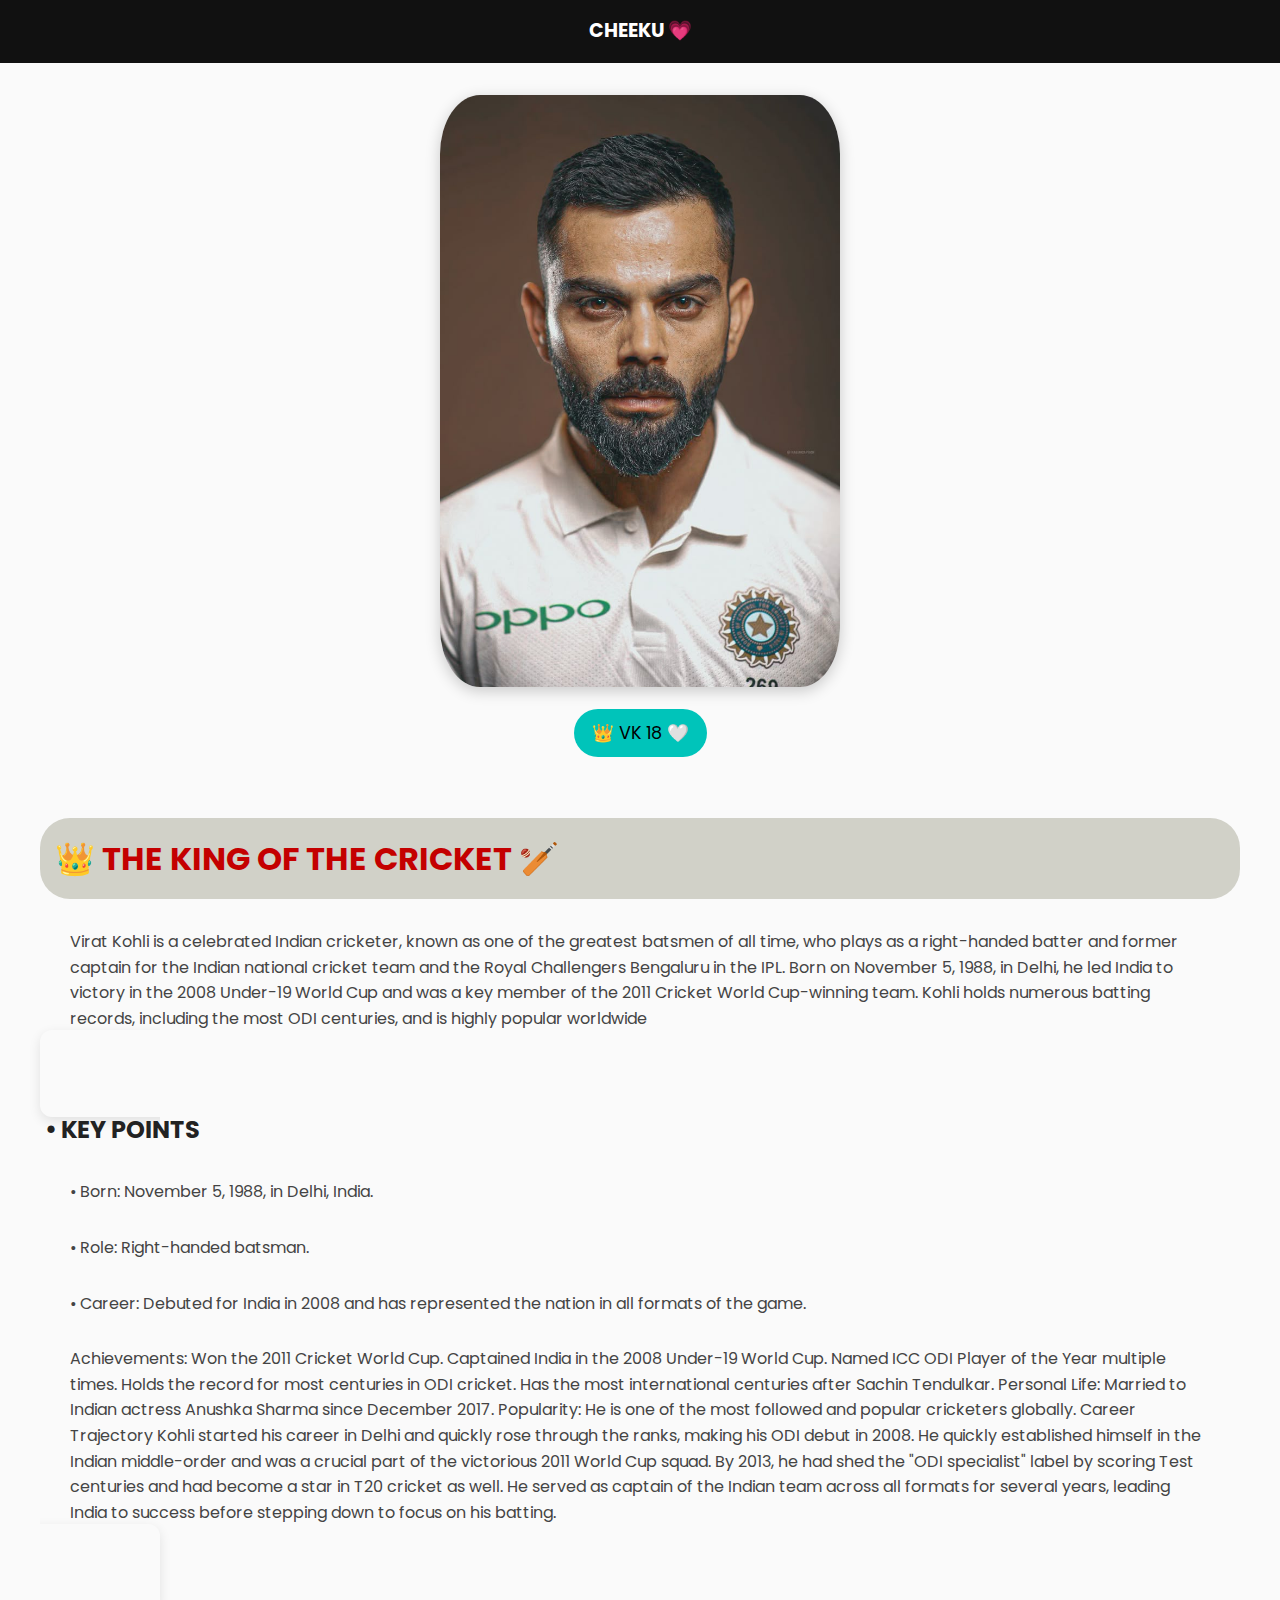
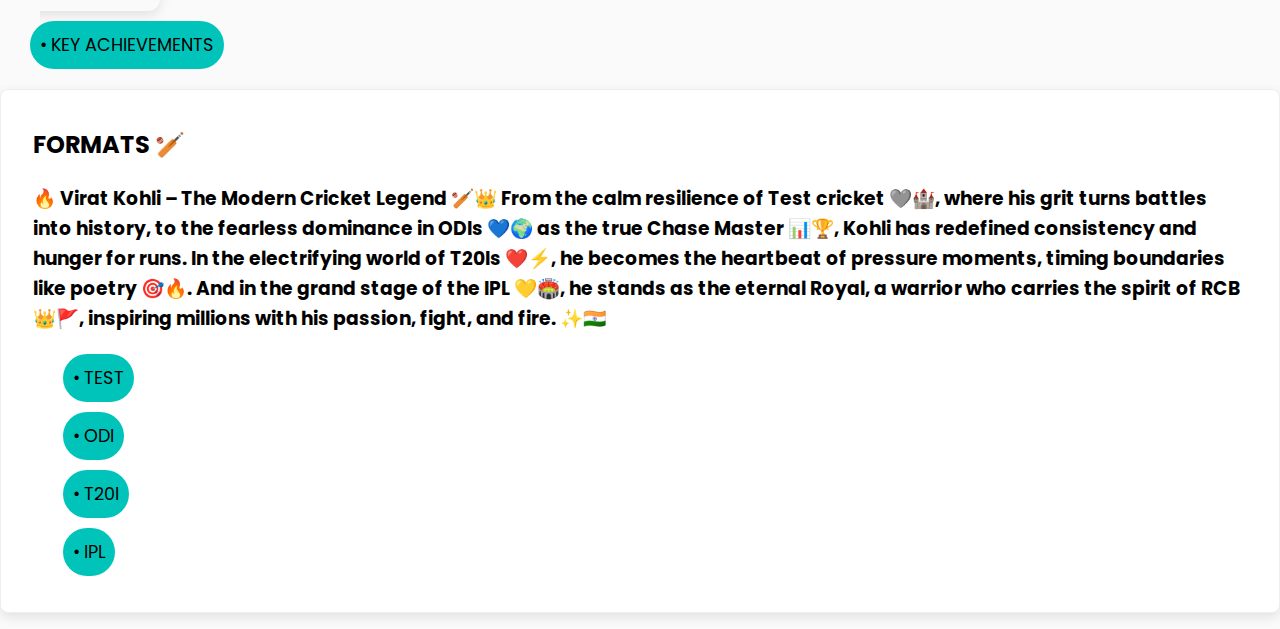
<file: index.html>
<!DOCTYPE html>
<html lang="en">

<head>
    <meta charset="UTF-8">
    <meta http-equiv="X-UA-Compatible" content="ie=edge">
    <meta name="viewport" content="width=device-width, initial-scale=1.0">

    <link rel="preconnect" href="https://fonts.googleapis.com">
    <link rel="preconnect" href="https://fonts.gstatic.com" crossorigin>
    <link href="https://fonts.googleapis.com/css2?family=Poppins&display=swap" rel="stylesheet">

    <link rel="stylesheet" href="https://cdnjs.cloudflare.com/ajax/libs/font-awesome/6.4.0/css/all.min.css"
        integrity="sha512-iecdLmaskl7CVkqkXNQ/ZH/XLlvWZOJyj7Yy7tcenmpD1ypASozpmT/E0iPtmFIB46ZmdtAc9eNBvH0H/ZpiBw=="
        crossorigin="anonymous" referrerpolicy="no-referrer" />

    <link rel="stylesheet" href="styles.css">

    <title>VIRATH'S CARRIER 👑</title>
</head>

<body>
    <!--NAVBAR-->
    <nav>
        <div class="left">
            <a href="/">CHEEKU 💗</a>
        </div>
    </nav>

    <main>
        <!--SECTION 1 HERO-->
        <div class="headshot">
            <img src="image.jpeg" alt="cheeku headshot">
        </div>

        <!--SECTION LINKS-->
        <div class="links">
            <a href="https://en.wikipedia.org/wiki/Virat_Kohli" target="_blank" class="btn">
                <i class="fa-brands fa-wikipedia-wikipedia"></i> 👑 VK 18 🤍
            </a>
        </div>

        <section class="hero">
            <div class="text">
                <h2> 👑 THE KING OF THE CRICKET 🏏</h2>

                <p>
                    Virat Kohli is a celebrated Indian cricketer, known as one of the greatest batsmen of all time, who
                    plays as a right-handed batter and former captain for the Indian national cricket team and the Royal
                    Challengers Bengaluru in the IPL. Born on November 5, 1988, in Delhi, he led India to victory in the
                    2008 Under-19 World Cup and was a key member of the 2011 Cricket World Cup-winning team. Kohli holds
                    numerous batting records, including the most ODI centuries, and is highly popular worldwide
                </p>

                <!--SECTION 2 KEY POINTS-->
                <SECTTION CLASS="keypoints section">
                    <div class="text">

                        <h3>­ • KEY POINTS</h3>
                        <P>
                            • Born: November 5, 1988, in Delhi, India.
                        </P>

                        <P>
                            • Role: Right-handed batsman.
                        </P>

                        <P>
                            • Career: Debuted for India in 2008 and has represented the nation in all formats of the
                            game.
                        </P>

                        <P>
                            Achievements:
                            Won the 2011 Cricket World Cup.
                            Captained India in the 2008 Under-19 World Cup.
                            Named ICC ODI Player of the Year multiple times.
                            Holds the record for most centuries in ODI cricket.
                            Has the most international centuries after Sachin Tendulkar.
                            Personal Life: Married to Indian actress Anushka Sharma since December 2017.
                            Popularity: He is one of the most followed and popular cricketers globally.
                            Career Trajectory
                            Kohli started his career in Delhi and quickly rose through the ranks, making his ODI debut
                            in 2008. He quickly established himself in the Indian middle-order and was a crucial part of
                            the victorious 2011 World Cup squad. By 2013, he had shed the "ODI specialist" label by
                            scoring Test centuries and had become a star in T20 cricket as well. He served as captain of
                            the Indian team across all formats for several years, leading India to success before
                            stepping down to focus on his batting.
                        </P>

                    </div>
            </div>
            </p2>
            </div>
        </SECTION>

        <div class="links2">
            <a href="achievements.html" target="_blank" class="btn">
                • KEY ACHIEVEMENTS
            </a>
        </div>


        <!--formats-->
        <div class="formats">
            <h2>FORMATS 🏏</h2>
            <h3>🔥 Virat Kohli – The Modern Cricket Legend 🏏👑
                From the calm resilience of Test cricket 🩶🏰, where his grit turns battles into history, to the
                fearless dominance in ODIs 💙🌍 as the true Chase Master 📊🏆, Kohli has redefined consistency and
                hunger for runs. In the electrifying world of T20Is ❤️⚡️, he becomes the heartbeat of pressure
                moments, timing boundaries like poetry 🎯🔥. And in the grand stage of the IPL 💛🏟️, he stands as
                the eternal Royal, a warrior who carries the spirit of RCB 👑🚩, inspiring millions with his
                passion, fight, and fire. ✨🇮🇳</h3>

            <div class="links2">
                <a href="test.html" target="_blank" class="btn">
                    • TEST
                </a>
            </div>

            <div class="links2">
                <a href="odi.html" target="_blank" class="btn">
                    • ODI
                </a>
            </div>

            <div class="links2">
                <a href="t20i.html" target="_blank" class="btn">
                    • T20I
                </a>
            </div>

            <div class="links2">
                <a href="ipl.html" target="_blank" class="btn">
                    • IPL
                </a>
            </div>
            <ul>

            </ul>
        </div>
    </main>
</body>
</file>
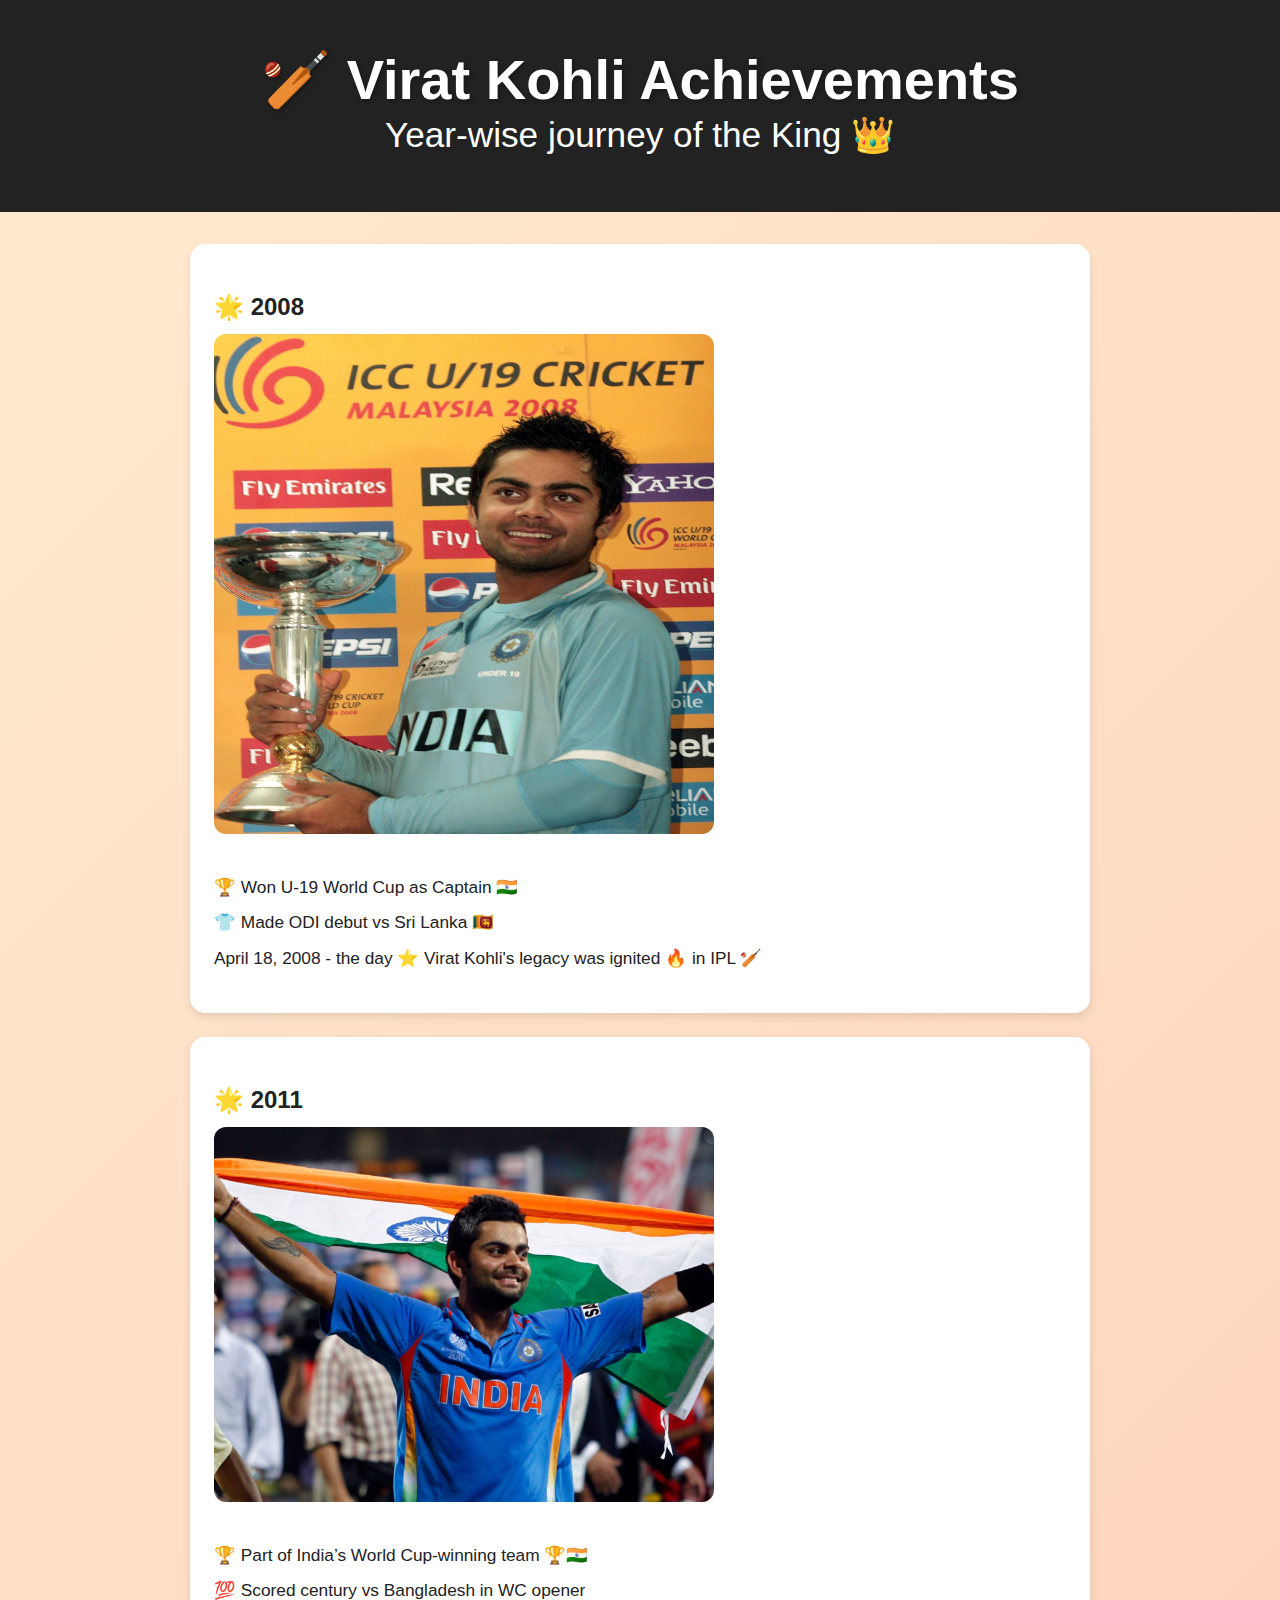
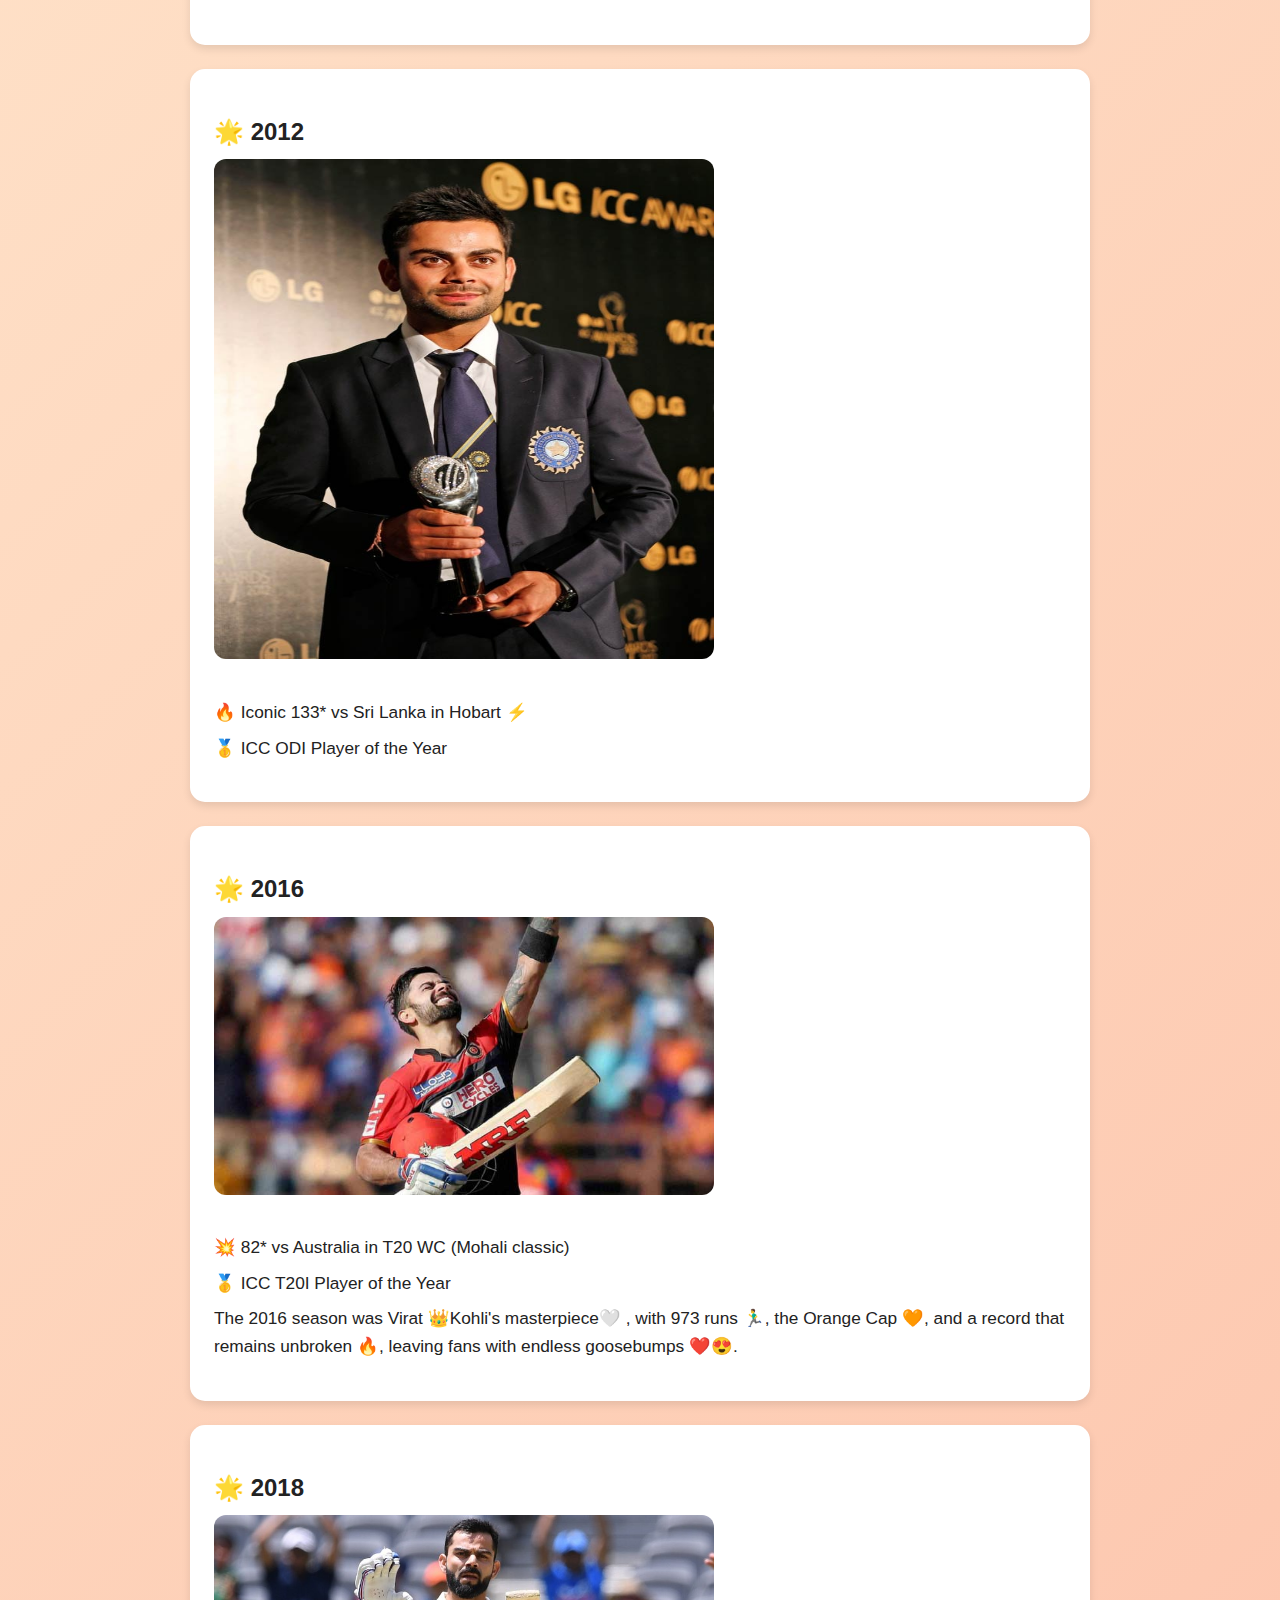
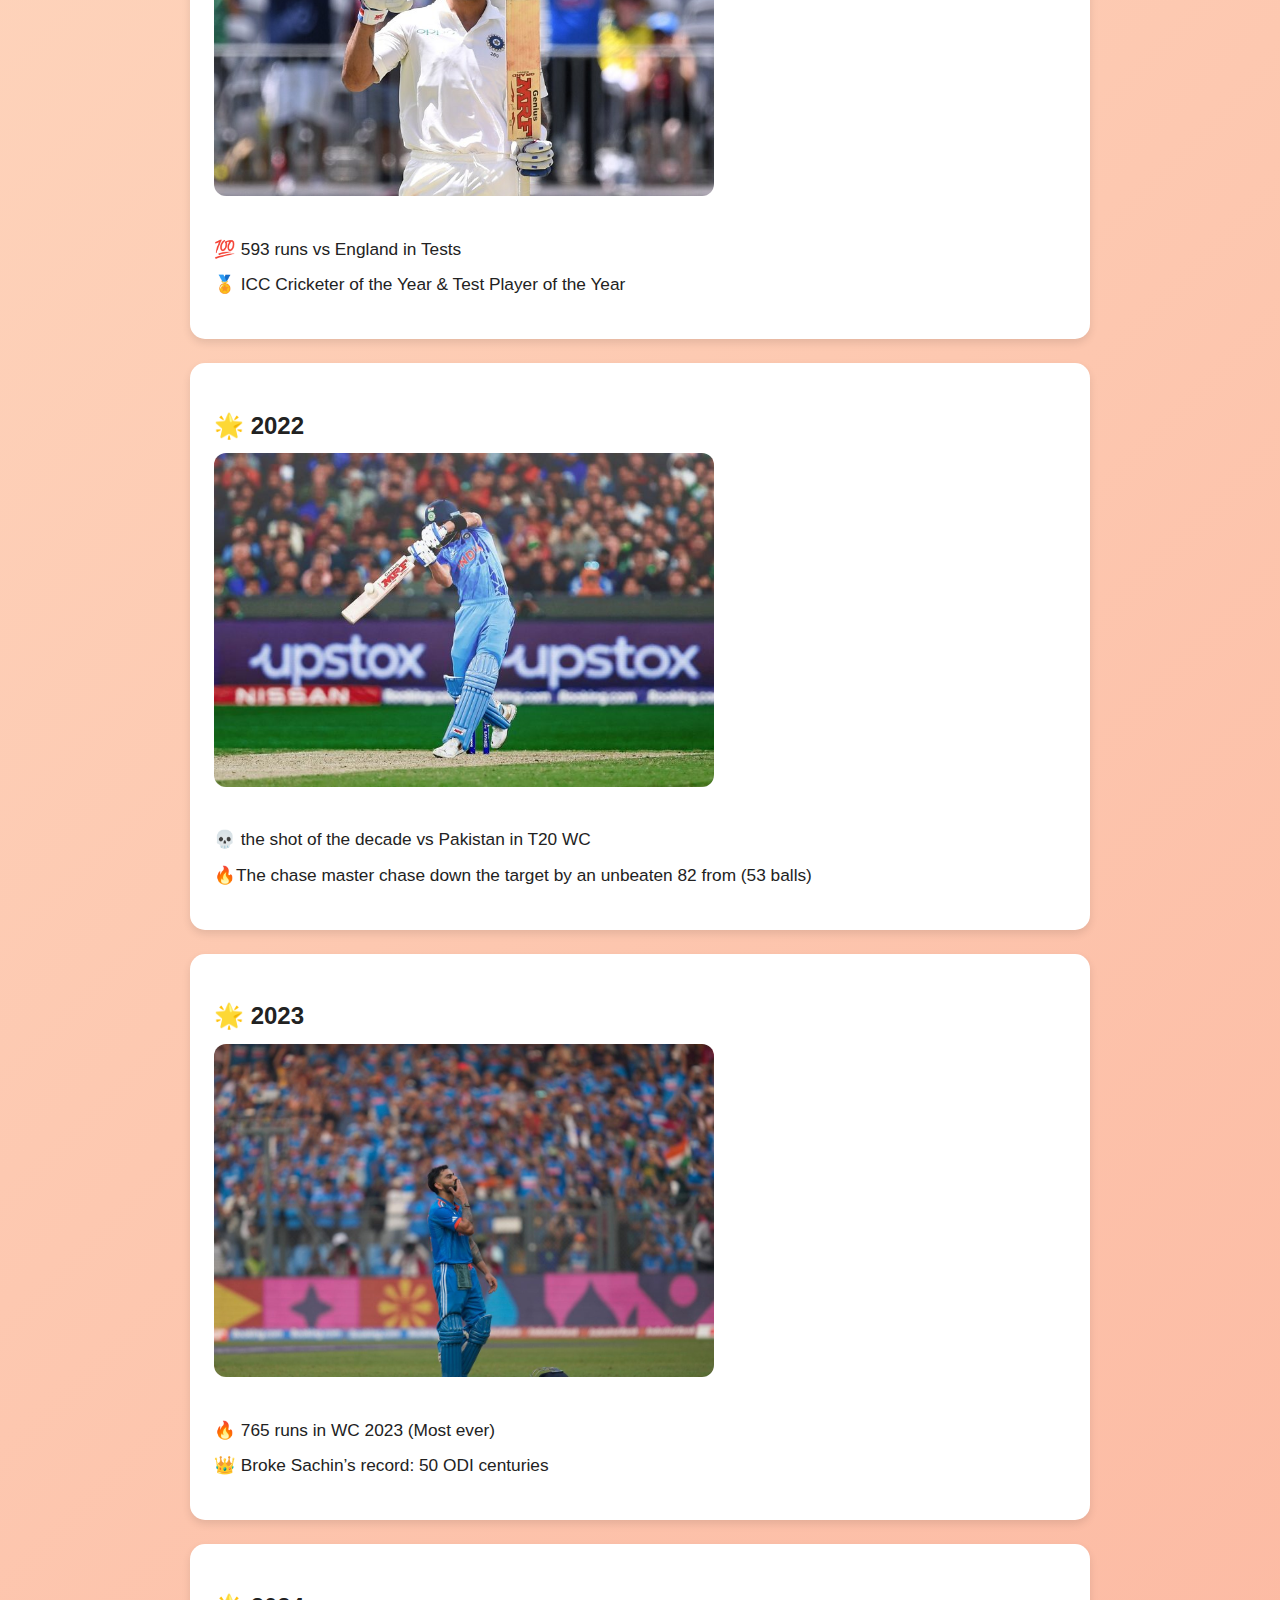
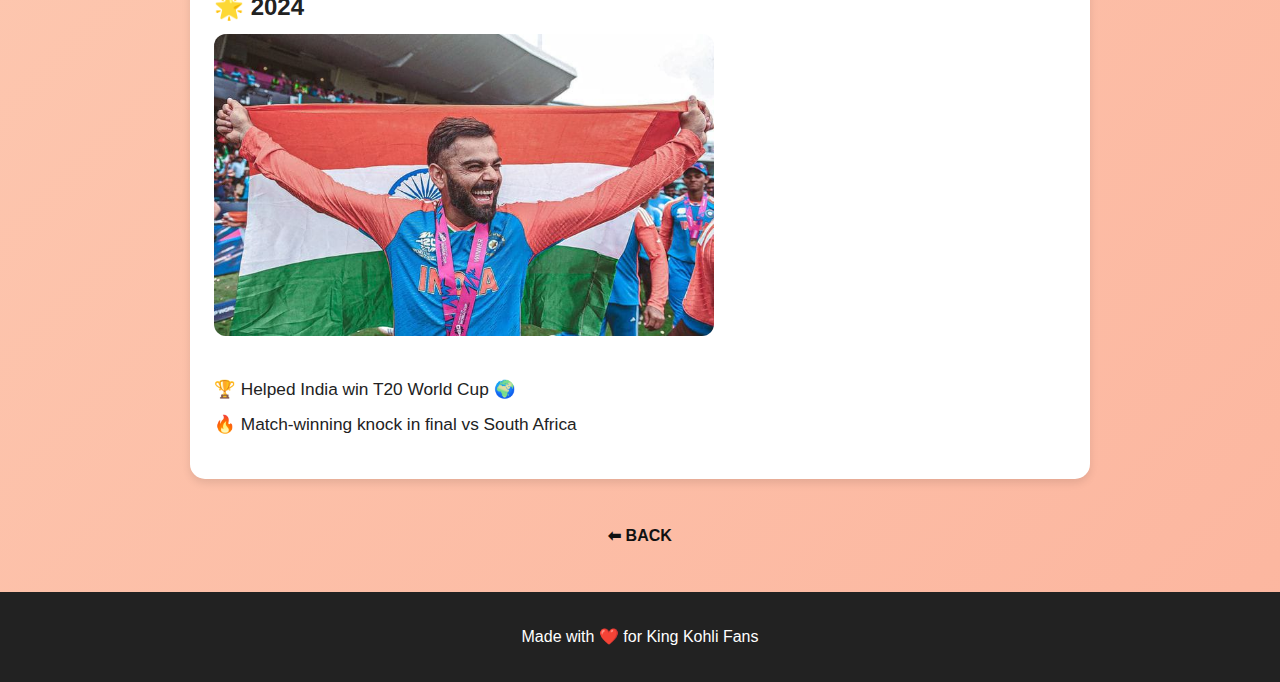
<file: achievements.html>
<!DOCTYPE html>
<html lang="en">

<head>
    <meta charset="UTF-8">
    <meta name="viewport" content="width=device-width, initial-scale=1.0">
    <title>Virat Kohli Achievements</title>
    <style>
        body {
            font-family: 'Poppins', sans-serif;
            background: linear-gradient(135deg, #ffecd2, #fcb69f);
            margin: 0;
            padding: 0;
            color: #222;
            line-height: 1.6;
            border-radius: 30px;
        }

        header {
            text-align: center;
            padding: 2rem 1rem;
            background: #222;
            color: white;
            line-height: 20px;
        }

        header h1 {
            font-size: 3.5rem;
            text-shadow: 2px 2px 4px rgba(0, 0, 0, 0.3);
            margin-bottom: 0.5rem;
        }

        header p {
            font-size: 2.2rem;
        }

        .timeline {
            max-width: 900px;
            margin: 2rem auto;
            padding: 0 1rem;
        }

        .year {
            background: white;
            margin: 1.5rem 0;
            padding: 1.5rem;
            border-radius: 15px;
            box-shadow: 0 4px 8px rgba(0, 0, 0, 0.1);
            transition: transform 0.3s ease;
        }

        .year:hover {
            transform: scale(1.02);
        }

        .year h2 {
            color: #222;
            margin-bottom: 0.5rem;
        }

        .year img {
            width: 500px;
            max-height: 500px;
            object-fit: auto;
            border-radius: 12px;
            margin-bottom: 1rem;
        }

        .year ul {
            list-style: none;
            padding: 0;
        }

        .year ul li {
            margin: 0.5rem 0;
            font-size: 1.08rem;
        }

        footer {
            text-align: center;
            padding: 1rem;
            margin-top: 2rem;
            background: #222;
            color: white;
        }
    </style>
</head>

<body>

    <header>
        <h1>🏏 Virat Kohli Achievements</h1>
        <p>Year-wise journey of the King 👑</p>
    </header>

    <section class="timeline">
        <div class="year">
            <h2>🌟 2008</h2>
            <img src="2008image.jpeg" alt="Virat Kohli 2008">
            <ul>
                <li>🏆 Won U-19 World Cup as Captain 🇮🇳</li>
                <li>👕 Made ODI debut vs Sri Lanka 🇱🇰</li>
                <li>April 18, 2008 - the day ⭐️ Virat Kohli's legacy was ignited 🔥 in IPL 🏏</li>
            </ul>
        </div>

        <div class="year">
            <h2>🌟 2011</h2>
            <img src="2011image.jpeg" alt="Virat Kohli 2011">
            <ul>
                <li>🏆 Part of India’s World Cup-winning team 🏆🇮🇳</li>
                <li>💯 Scored century vs Bangladesh in WC opener</li>
            </ul>
        </div>

        <div class="year">
            <h2>🌟 2012</h2>
            <img src="2012image.jpeg" alt="Virat Kohli 2012">
            <ul>
                <li>🔥 Iconic 133* vs Sri Lanka in Hobart ⚡</li>
                <li>🥇 ICC ODI Player of the Year</li>
            </ul>
        </div>

        <div class="year">
            <h2>🌟 2016</h2>
            <img src="2016image.jpeg" alt="Virat Kohli 2016">
            <ul>
                <li>💥 82* vs Australia in T20 WC (Mohali classic)</li>
                <li>🥇 ICC T20I Player of the Year</li>
                <li>The 2016 season was Virat 👑Kohli's masterpiece🤍 , with 973 runs 🏃‍♂️, the Orange Cap 🧡, and a
                    record that remains unbroken 🔥, leaving fans with endless goosebumps ❤️😍.</li>
            </ul>
        </div>

        <div class="year">
            <h2>🌟 2018</h2>
            <img src="2018image.jpeg" alt="Virat Kohli 2018">
            <ul>
                <li>💯 593 runs vs England in Tests</li>
                <li>🏅 ICC Cricketer of the Year & Test Player of the Year</li>
            </ul>
        </div>

        <div class="year">
            <h2>🌟 2022</h2>
            <img src="2022image.jpeg" alt="Virat Kohli 2022">
            <ul>
                <li>💀 the shot of the decade vs Pakistan in T20 WC</li>
                <li>🔥The chase master chase down the target by an unbeaten 82 from (53 balls)</li>
            </ul>
        </div>

        <div class="year">
            <h2>🌟 2023</h2>
            <img src="2023image.jpeg" alt="Virat Kohli 2023">
            <ul>
                <li>🔥 765 runs in WC 2023 (Most ever)</li>
                <li>👑 Broke Sachin’s record: 50 ODI centuries</li>
            </ul>
        </div>

        <div class="year">
            <h2>🌟 2024</h2>
            <img src="2024image.jpeg" alt="Virat Kohli 2024">
            <ul>
                <li>🏆 Helped India win T20 World Cup 🌍</li>
                <li>🔥 Match-winning knock in final vs South Africa</li>
            </ul>
        </div>
    </section>

    <!-- Back Button -->
    <a href="index.html" class="back-btn">⬅ BACK </a>



    <style>
        .back-btn {
            display: flex;
            margin: 15px;
            padding: 12px 18px;
            text-align: center;
            align-items: center;
            justify-content: center;
            color: #111;
            text-decoration: none;
            font-weight: bold;
            border-radius: 8px;

        }
    </style>

    <footer>
        <p>Made with ❤️ for King Kohli Fans</p>
    </footer>

</body>

</html>
</file>
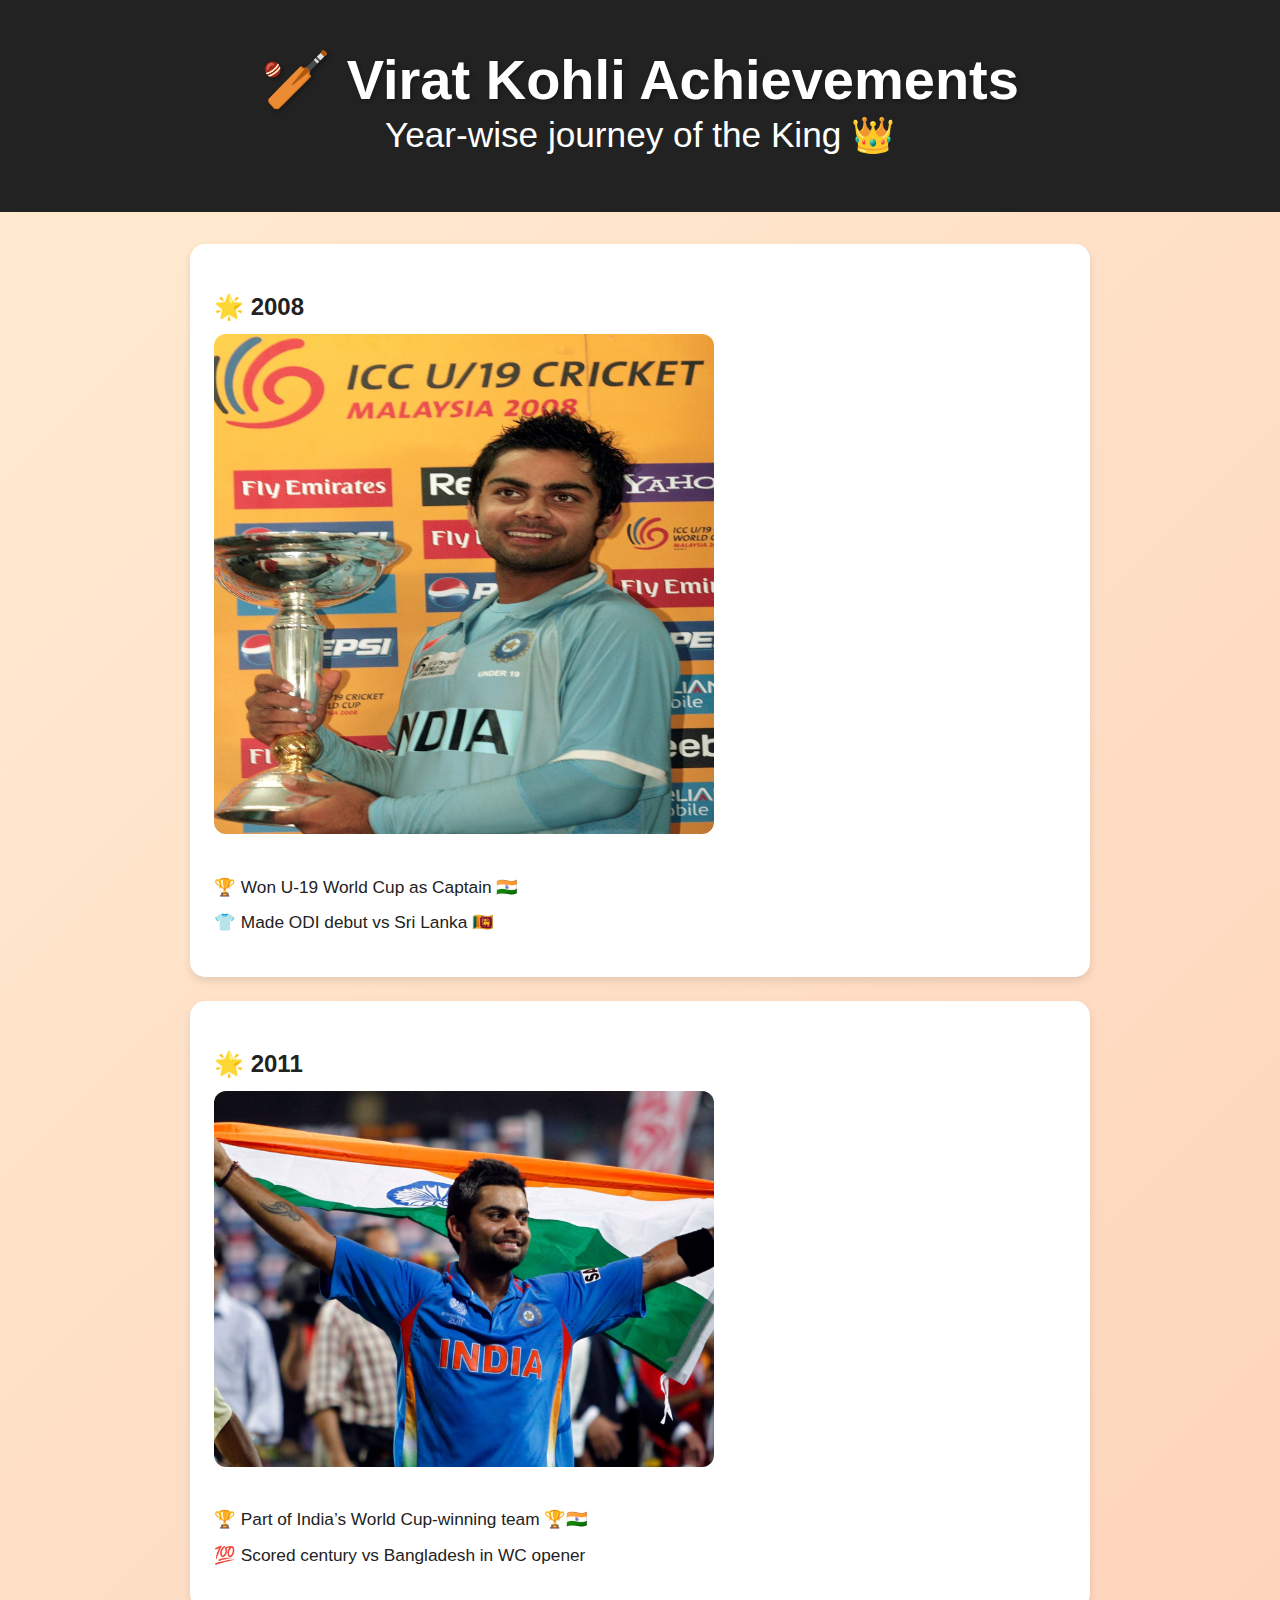
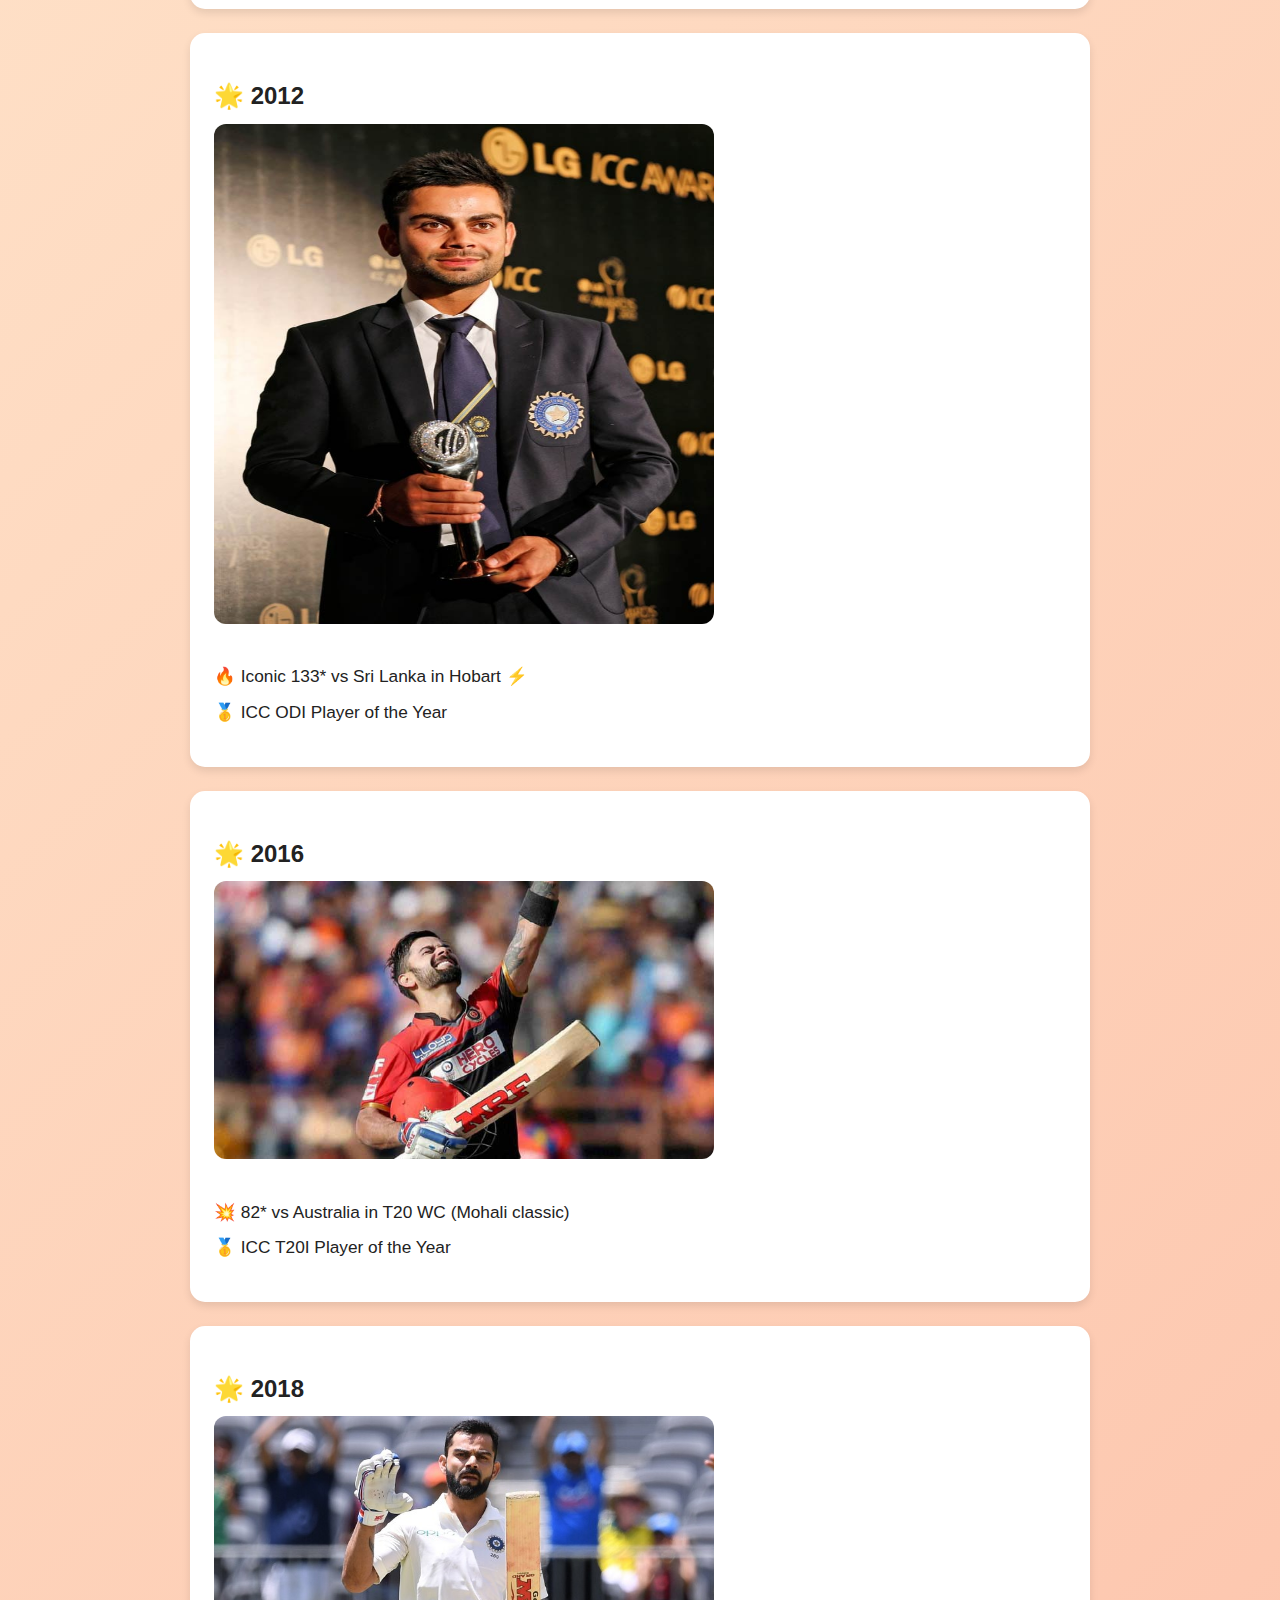
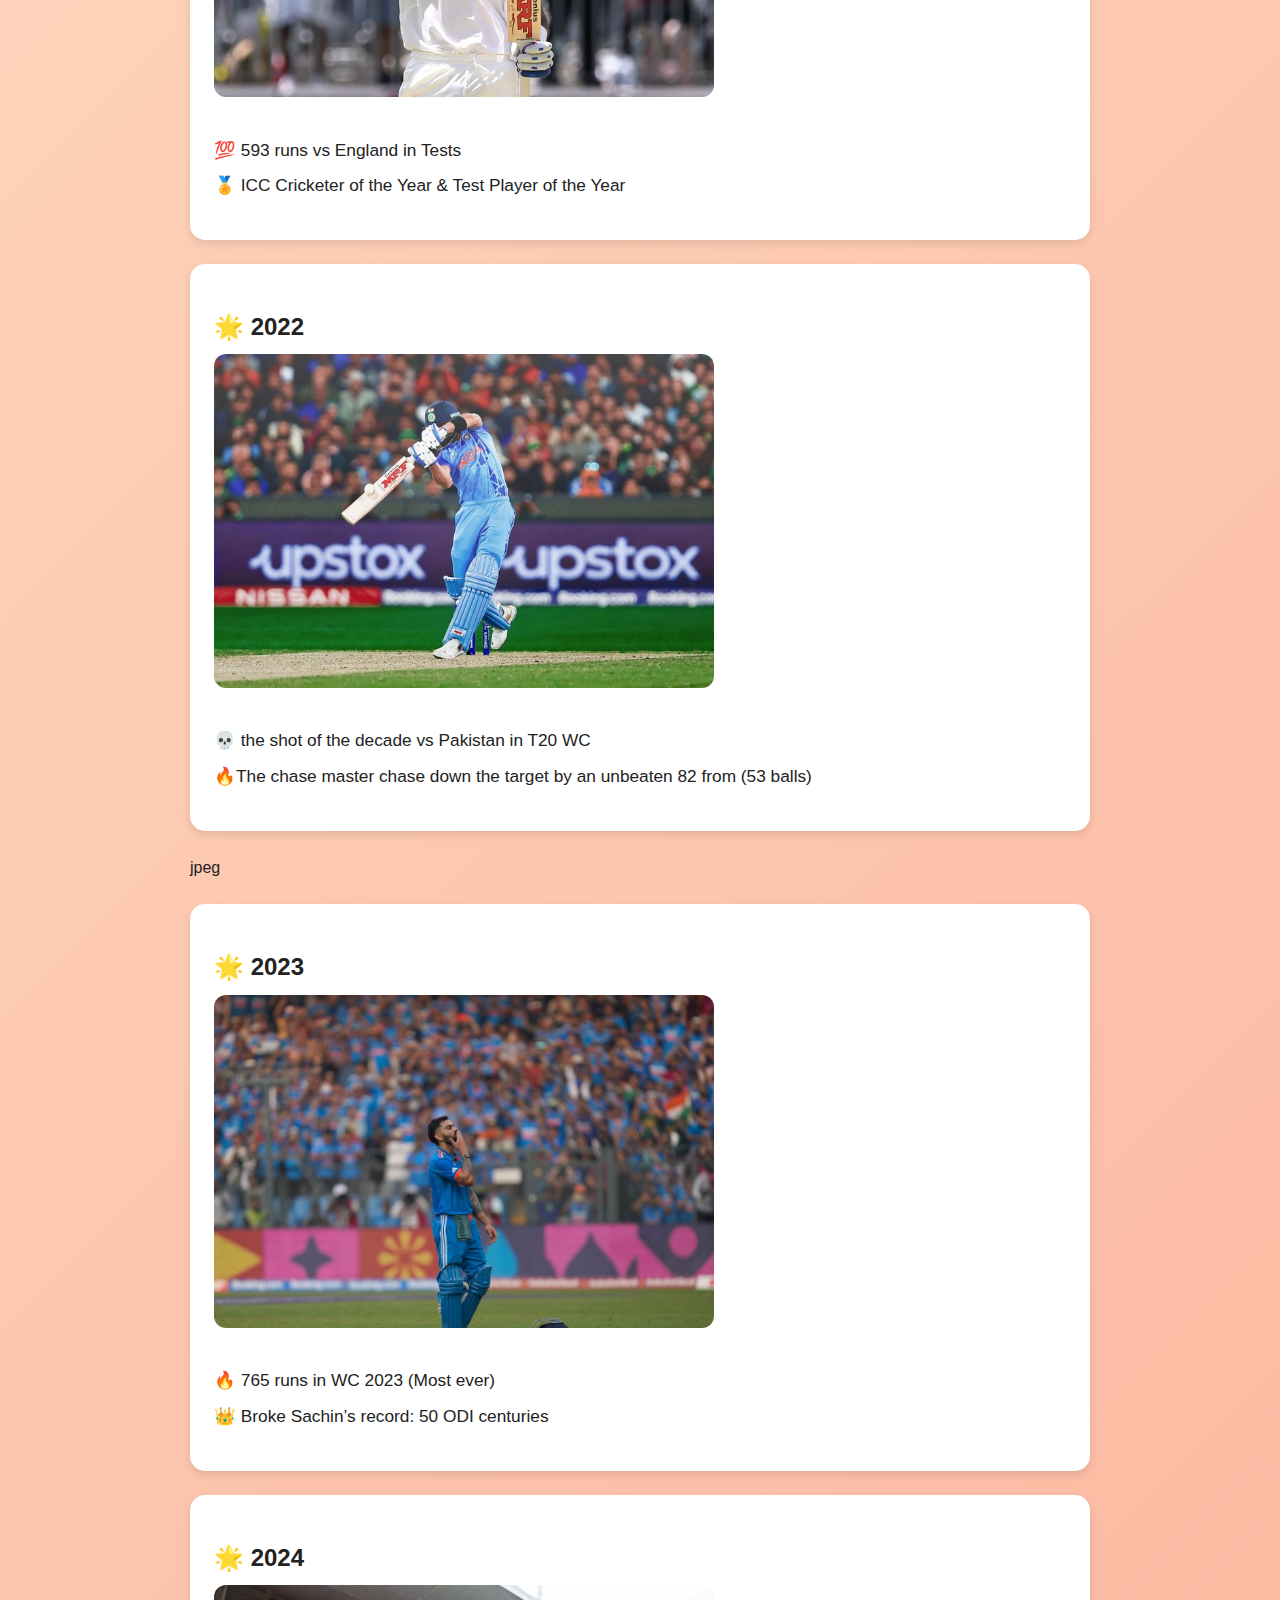
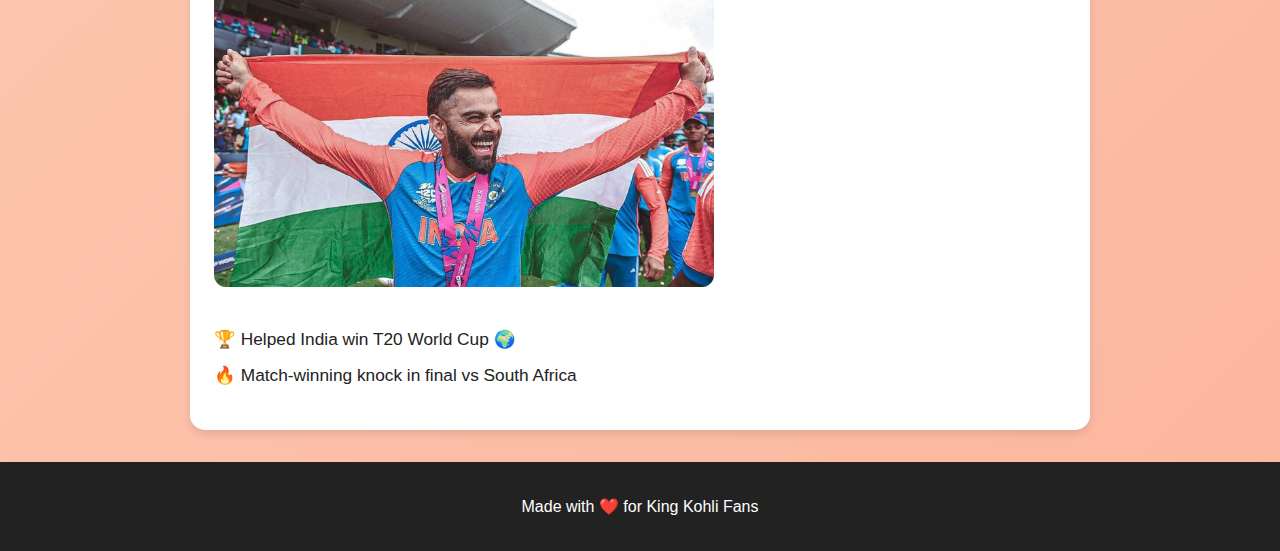
<file: achivements.html>
<!DOCTYPE html>
<html lang="en">

<head>
    <meta charset="UTF-8">
    <meta name="viewport" content="width=device-width, initial-scale=1.0">
    <title>Virat Kohli Achievements</title>
    <style>
        body {
            font-family: 'Poppins', sans-serif;
            background: linear-gradient(135deg, #ffecd2, #fcb69f);
            margin: 0;
            padding: 0;
            color: #222;
            line-height: 1.6;
            border-radius: 30px;
        }

        header {
            text-align: center;
            padding: 2rem 1rem;
            background: #222;
            color: white;
            line-height: 20px;
        }

        header h1 {
            font-size: 3.5rem;
            text-shadow: 2px 2px 4px rgba(0, 0, 0, 0.3);
            margin-bottom: 0.5rem;
        }

        header p {
            font-size: 2.2rem;
        }

        .timeline {
            max-width: 900px;
            margin: 2rem auto;
            padding: 0 1rem;
        }

        .year {
            background: white;
            margin: 1.5rem 0;
            padding: 1.5rem;
            border-radius: 15px;
            box-shadow: 0 4px 8px rgba(0, 0, 0, 0.1);
            transition: transform 0.3s ease;
        }

        .year:hover {
            transform: scale(1.02);
        }

        .year h2 {
            color: #222;
            margin-bottom: 0.5rem;
        }

        .year img {
            width: 500px;
            max-height: 500px;
            object-fit: auto;
            border-radius: 12px;
            margin-bottom: 1rem;
        }

        .year ul {
            list-style: none;
            padding: 0;
        }

        .year ul li {
            margin: 0.5rem 0;
            font-size: 1.08rem;
        }

        footer {
            text-align: center;
            padding: 1rem;
            margin-top: 2rem;
            background: #222;
            color: white;
        }
    </style>
</head>

<body>

    <header>
        <h1>🏏 Virat Kohli Achievements</h1>
        <p>Year-wise journey of the King 👑</p>
    </header>

    <section class="timeline">
        <div class="year">
            <h2>🌟 2008</h2>
            <img src="2008image.jpeg" alt="Virat Kohli 2008">
            <ul>
                <li>🏆 Won U-19 World Cup as Captain 🇮🇳</li>
                <li>👕 Made ODI debut vs Sri Lanka 🇱🇰</li>
            </ul>
        </div>

        <div class="year">
            <h2>🌟 2011</h2>
            <img src="2011image.jpeg" alt="Virat Kohli 2011">
            <ul>
                <li>🏆 Part of India’s World Cup-winning team 🏆🇮🇳</li>
                <li>💯 Scored century vs Bangladesh in WC opener</li>
            </ul>
        </div>

        <div class="year">
            <h2>🌟 2012</h2>
            <img src="2012image.jpeg" alt="Virat Kohli 2012">
            <ul>
                <li>🔥 Iconic 133* vs Sri Lanka in Hobart ⚡</li>
                <li>🥇 ICC ODI Player of the Year</li>
            </ul>
        </div>

        <div class="year">
            <h2>🌟 2016</h2>
            <img src="2016image.jpeg" alt="Virat Kohli 2016">
            <ul>
                <li>💥 82* vs Australia in T20 WC (Mohali classic)</li>
                <li>🥇 ICC T20I Player of the Year</li>
            </ul>
        </div>

        <div class="year">
            <h2>🌟 2018</h2>
            <img src="2018image.jpeg" alt="Virat Kohli 2018">
            <ul>
                <li>💯 593 runs vs England in Tests</li>
                <li>🏅 ICC Cricketer of the Year & Test Player of the Year</li>
            </ul>
        </div>

        <div class="year">
            <h2>🌟 2022</h2>
            <img src="2022image.jpeg" alt="Virat Kohli 2022">
            <ul>
                <li>💀 the shot of the decade vs Pakistan in T20 WC</li>
                <li>🔥The chase master chase down the target by an unbeaten 82 from (53 balls)</li>
            </ul>
        </div>jpeg

        <div class="year">
            <h2>🌟 2023</h2>
            <img src="2023image.jpeg" alt="Virat Kohli 2023">
            <ul>
                <li>🔥 765 runs in WC 2023 (Most ever)</li>
                <li>👑 Broke Sachin’s record: 50 ODI centuries</li>
            </ul>
        </div>

        <div class="year">
            <h2>🌟 2024</h2>
            <img src="2024image.jpeg" alt="Virat Kohli 2024">
            <ul>
                <li>🏆 Helped India win T20 World Cup 🌍</li>
                <li>🔥 Match-winning knock in final vs South Africa</li>
            </ul>
        </div>
    </section>

    <footer>
        <p>Made with ❤️ for King Kohli Fans</p>
    </footer>

</body>

</html>
</file>
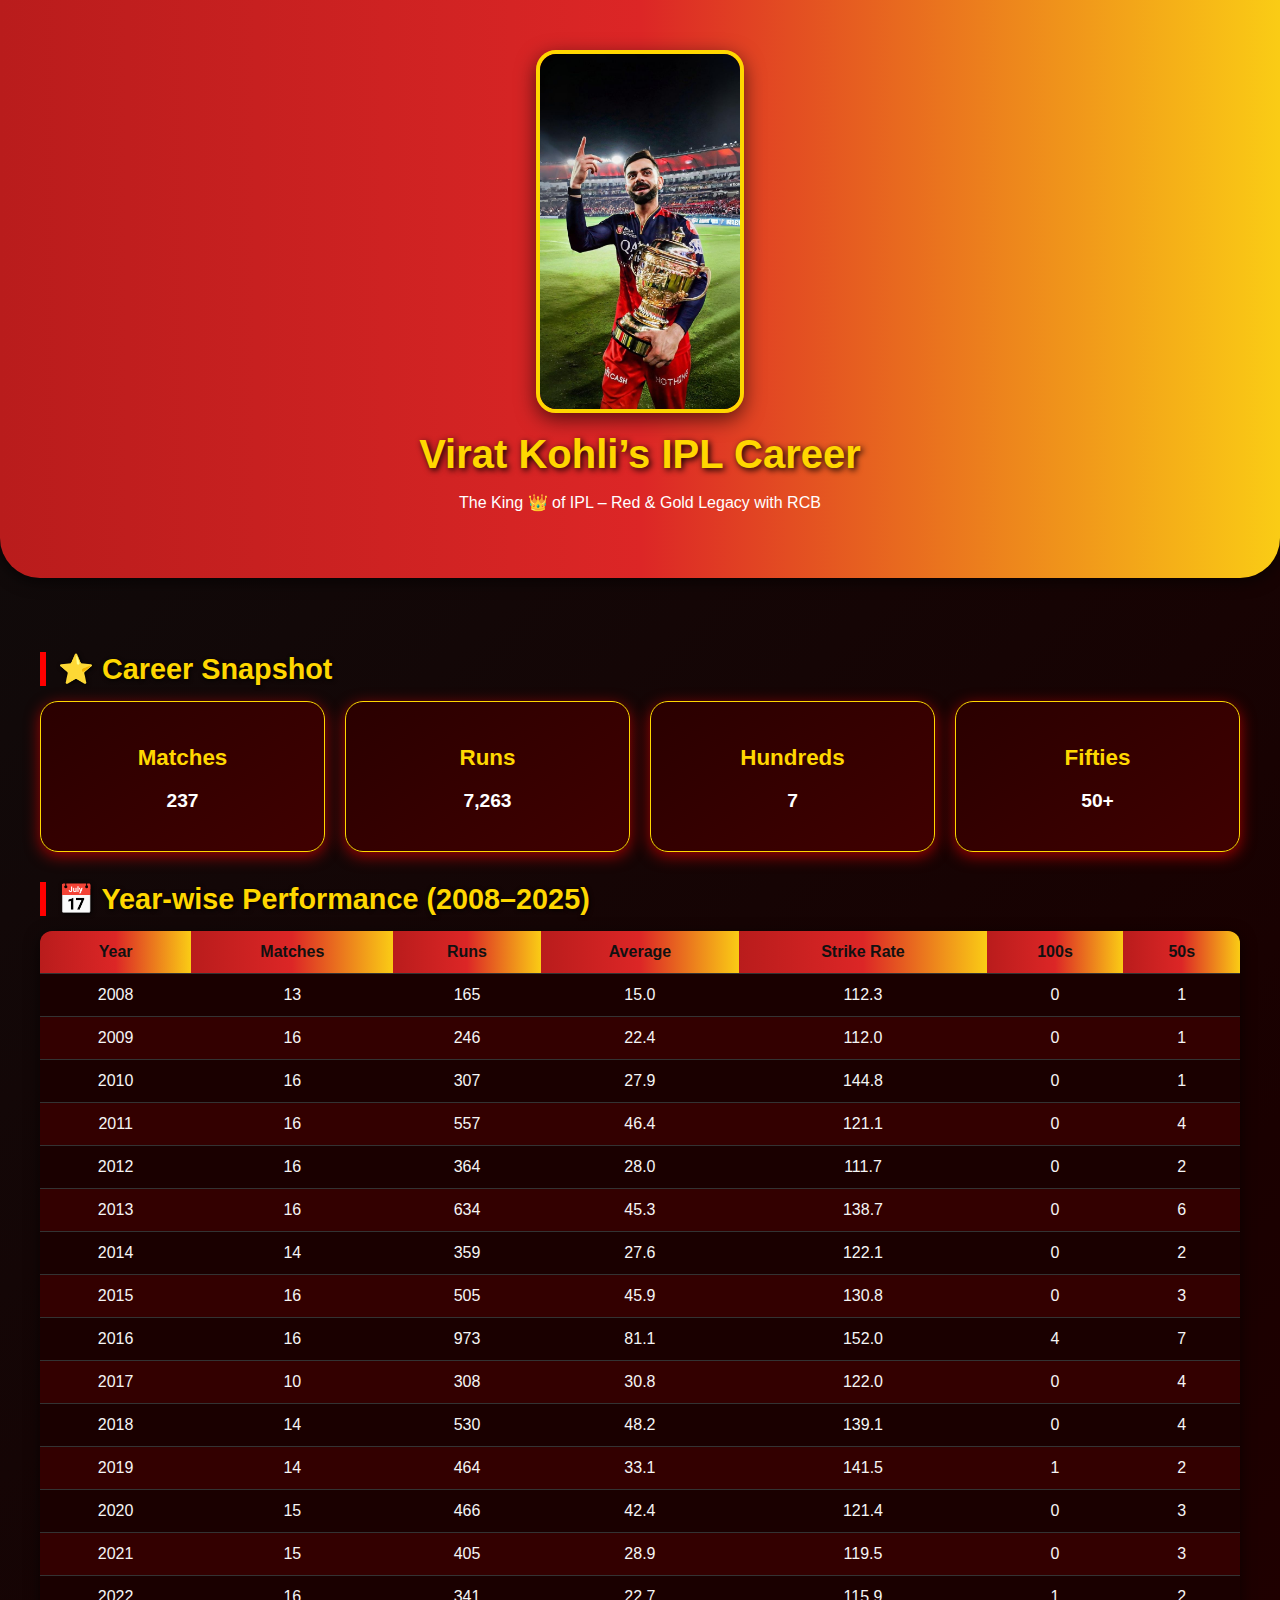
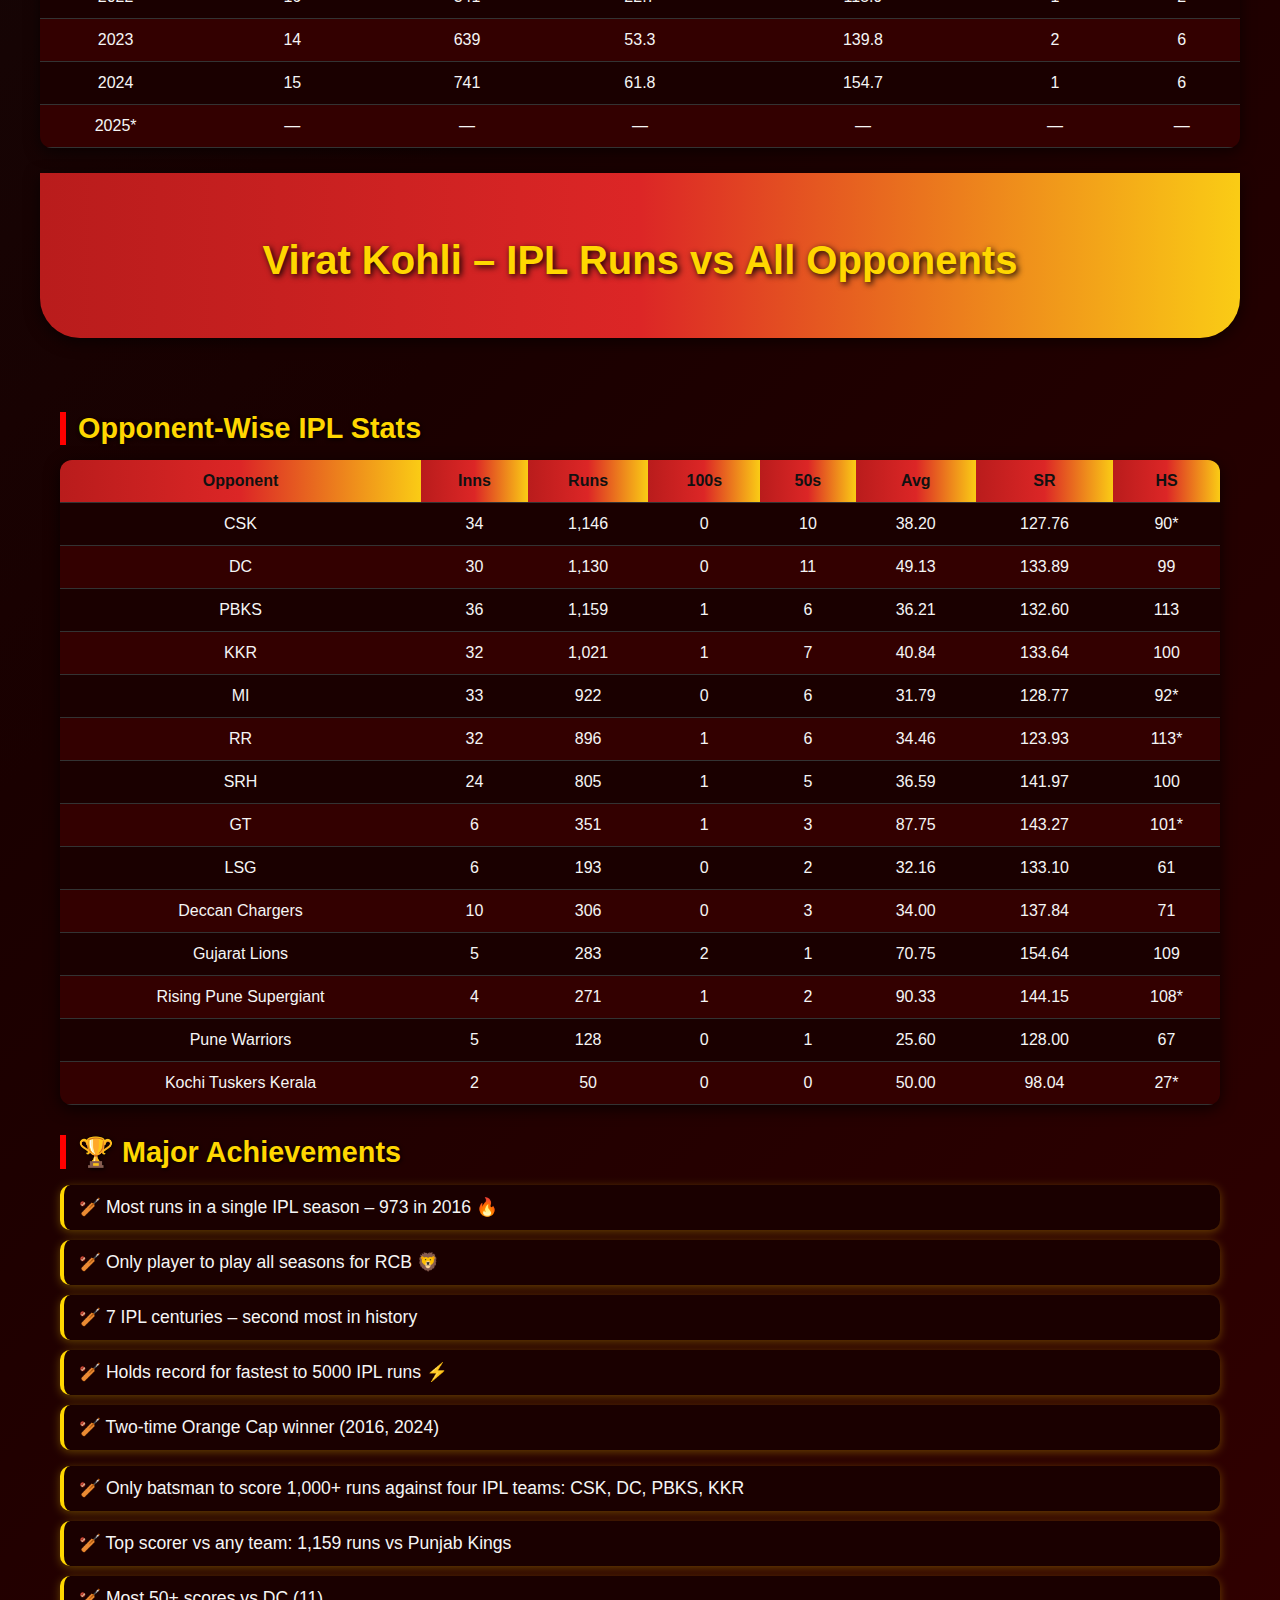
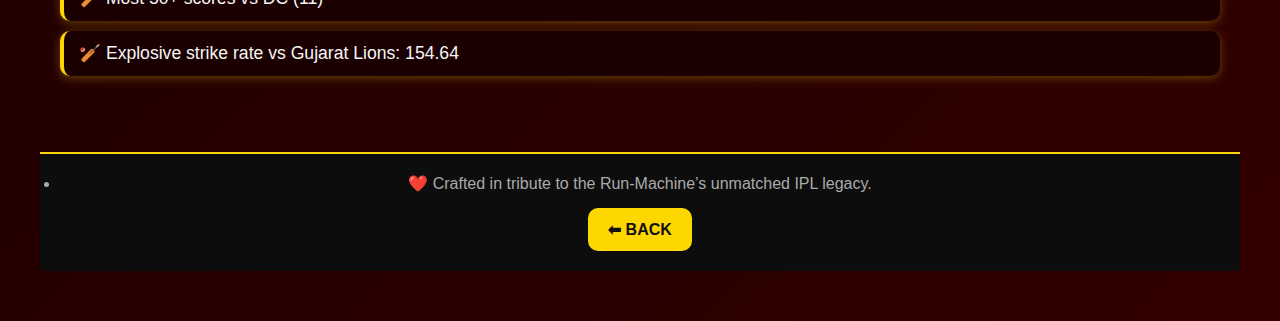
<file: ipl.html>
<!DOCTYPE html>
<html lang="en">
<head>
  <meta charset="UTF-8">
  <title>Virat Kohli – IPL Runs vs Opponents (All Teams)</title>
  <style>
    body {
      font-family: 'Segoe UI', sans-serif;
      margin: 0; padding: 0;
      background: linear-gradient(135deg, #1a0000, #330000, #0d0000);
      color: #f5e1a6;
    }
    header {
      text-align: center;
      padding: 50px 20px;
      background: linear-gradient(to right, #b91c1c, #dc2626, #facc15);
      color: #fff;
      border-bottom-left-radius: 40px;
      border-bottom-right-radius: 40px;
      box-shadow: 0 4px 15px rgba(0,0,0,0.7);
    }
    header h1 {
      font-size: 2.8rem;
      margin: 0;
      color: gold;
      text-shadow: 2px 2px 6px rgba(0,0,0,0.7);
    }
    section {
      max-width: 1200px;
      margin: 30px auto;
      padding: 20px;
    }
    h2 {
      font-size: 1.9rem;
      margin-bottom: 15px;
      color: gold;
      border-left: 6px solid red;
      padding-left: 12px;
      text-shadow: 1px 1px 4px black;
    }
    .opptable {
      width: 100%;
      border-collapse: collapse;
      margin-bottom: 30px;
      border-radius: 12px;
      overflow: hidden;
      box-shadow: 0 4px 15px rgba(0,0,0,0.7);
    }
    th, td {
      padding: 12px; text-align: center;
      border-bottom: 1px solid #330000;
    }
    th {
      background: linear-gradient(to right, #b91c1c, #dc2626, #facc15);
      color: #111;
    }
    tr:nth-child(even) { background: #330000; }
    tr:nth-child(odd) { background: #1a0000; }
    tr:hover { background: #550000; transition: 0.3s;}
    ul { list-style: none; padding: 0; }
    ul li {
      background: #330000;
      margin: 10px 0;
      padding: 12px 15px;
      border-radius: 10px;
      box-shadow: 0 2px 10px rgba(255,215,0,0.3);
      border-left: 4px solid gold;
      font-size: 1.1rem;
    }
    ul li::before { content: "🔥 "; }
    footer {
      text-align: center;
      padding: 20px;
      margin-top: 40px;
      background: #0d0000;
      color: #aaa;
      border-top: 2px solid gold;
    }
  </style>

<head>
  <meta charset="UTF-8">
  <title>Virat Kohli – IPL Career Highlights</title>
  <style>
    body {
      font-family: 'Segoe UI', sans-serif;
      margin: 0;
      padding: 0;
      background: linear-gradient(135deg, #0d0d0d, #1a0000, #330000);
      color: #f5f5f5;
    }

    header {
      text-align: center;
      padding: 50px 20px;
      background: linear-gradient(to right, #b91c1c, #dc2626, #facc15);
      color: #fff;
      border-bottom-left-radius: 40px;
      border-bottom-right-radius: 40px;
      box-shadow: 0 4px 15px rgba(0, 0, 0, 0.6);
    }

    header img {
      width: 200px;
      border-radius: 20px;
      box-shadow: 0 6px 20px rgba(0, 0, 0, 0.6);
      border: 4px solid gold;
    }

    header h1 {
      font-size: 2.5rem;
      margin: 15px 0 5px;
      color: gold;
      text-shadow: 2px 2px 6px #000;
    }

    section {
      max-width: 1200px;
      margin: 30px auto;
      padding: 20px;
    }

    h2 {
      font-size: 1.8rem;
      margin-bottom: 15px;
      color: gold;
      border-left: 6px solid red;
      padding-left: 12px;
      text-shadow: 1px 1px 4px black;
    }

    /* Stats Cards */
    .stats {
      display: grid;
      grid-template-columns: repeat(auto-fit, minmax(220px, 1fr));
      gap: 20px;
      margin-bottom: 30px;
    }

    .card {
      background: linear-gradient(145deg, #2a0000, #400000);
      padding: 20px;
      border-radius: 18px;
      text-align: center;
      box-shadow: 0 4px 15px rgba(255, 0, 0, 0.6);
      transition: transform 0.2s ease;
      border: 1px solid gold;
    }

    .card:hover {
      transform: translateY(-6px) scale(1.03);
    }

    .card h3 {
      color: gold;
      font-size: 1.4rem;
      margin-bottom: 8px;
    }

    .card p {
      font-size: 1.2rem;
      font-weight: bold;
      color: #fff;
    }

    /* Table */
    table {
      width: 100%;
      border-collapse: collapse;
      margin-bottom: 25px;
      overflow: hidden;
      border-radius: 12px;
      box-shadow: 0 4px 15px rgba(0, 0, 0, 0.6);
    }

    th,
    td {
      padding: 12px;
      text-align: center;
      border-bottom: 1px solid #333;
    }

    th {
      background: linear-gradient(to right, #b91c1c, #dc2626, #facc15);
      color: #111;
      font-size: 1rem;
    }

    tr:nth-child(even) {
      background: #330000;
    }

    tr:nth-child(odd) {
      background: #1a0000;
    }

    tr:hover {
      background: #660000;
      transition: 0.3s;
    }

    /* Achievements */
    ul {
      list-style: none;
      padding: 0;
    }

    ul li {
      background: #1a0000;
      margin: 10px 0;
      padding: 12px 15px;
      border-radius: 10px;
      box-shadow: 0 2px 10px rgba(255, 215, 0, 0.3);
      font-size: 1.1rem;
      border-left: 4px solid gold;
    }

    ul li::before {
      content: "🏏 ";
    }

    footer {
      text-align: center;
      padding: 20px;
      margin-top: 40px;
      background: #0d0d0d;
      color: #aaa;
      border-top: 2px solid gold;
    }

    .back-btn {
      display: inline-block;
      margin-top: 15px;
      padding: 12px 20px;
      background: gold;
      color: #111;
      font-weight: bold;
      border-radius: 10px;
      text-decoration: none;
      transition: 0.3s;
    }

    .back-btn:hover {
      background: red;
      color: white;
      transform: scale(1.05);
    }
  </style>
</head>

<body>

  <header>
    <img src="Vk3.jpeg" alt="Virat Kohli IPL">
    <h1>Virat Kohli’s IPL Career</h1>
    <p>The King 👑 of IPL – Red & Gold Legacy with RCB</p>
  </header>

  <section>
    <h2>⭐ Career Snapshot</h2>
    <div class="stats">
      <div class="card">
        <h3>Matches</h3>
        <p>237</p>
      </div>
      <div class="card">
        <h3>Runs</h3>
        <p>7,263</p>
      </div>
      <div class="card">
        <h3>Hundreds</h3>
        <p>7</p>
      </div>
      <div class="card">
        <h3>Fifties</h3>
        <p>50+</p>
      </div>
    </div>

    <h2>📅 Year-wise Performance (2008–2025)</h2>
    <table>
      <thead>
        <tr>
          <th>Year</th>
          <th>Matches</th>
          <th>Runs</th>
          <th>Average</th>
          <th>Strike Rate</th>
          <th>100s</th>
          <th>50s</th>
        </tr>
      </thead>
      <tbody>
        <tr><td>2008</td><td>13</td><td>165</td><td>15.0</td><td>112.3</td><td>0</td><td>1</td></tr>
        <tr><td>2009</td><td>16</td><td>246</td><td>22.4</td><td>112.0</td><td>0</td><td>1</td></tr>
        <tr><td>2010</td><td>16</td><td>307</td><td>27.9</td><td>144.8</td><td>0</td><td>1</td></tr>
        <tr><td>2011</td><td>16</td><td>557</td><td>46.4</td><td>121.1</td><td>0</td><td>4</td></tr>
        <tr><td>2012</td><td>16</td><td>364</td><td>28.0</td><td>111.7</td><td>0</td><td>2</td></tr>
        <tr><td>2013</td><td>16</td><td>634</td><td>45.3</td><td>138.7</td><td>0</td><td>6</td></tr>
        <tr><td>2014</td><td>14</td><td>359</td><td>27.6</td><td>122.1</td><td>0</td><td>2</td></tr>
        <tr><td>2015</td><td>16</td><td>505</td><td>45.9</td><td>130.8</td><td>0</td><td>3</td></tr>
        <tr><td>2016</td><td>16</td><td>973</td><td>81.1</td><td>152.0</td><td>4</td><td>7</td></tr>
        <tr><td>2017</td><td>10</td><td>308</td><td>30.8</td><td>122.0</td><td>0</td><td>4</td></tr>
        <tr><td>2018</td><td>14</td><td>530</td><td>48.2</td><td>139.1</td><td>0</td><td>4</td></tr>
        <tr><td>2019</td><td>14</td><td>464</td><td>33.1</td><td>141.5</td><td>1</td><td>2</td></tr>
        <tr><td>2020</td><td>15</td><td>466</td><td>42.4</td><td>121.4</td><td>0</td><td>3</td></tr>
        <tr><td>2021</td><td>15</td><td>405</td><td>28.9</td><td>119.5</td><td>0</td><td>3</td></tr>
        <tr><td>2022</td><td>16</td><td>341</td><td>22.7</td><td>115.9</td><td>1</td><td>2</td></tr>
        <tr><td>2023</td><td>14</td><td>639</td><td>53.3</td><td>139.8</td><td>2</td><td>6</td></tr>
        <tr><td>2024</td><td>15</td><td>741</td><td>61.8</td><td>154.7</td><td>1</td><td>6</td></tr>
        <tr><td>2025*</td><td>—</td><td>—</td><td>—</td><td>—</td><td>—</td><td>—</td></tr>
      </tbody>
    </table>

  
</head>
<body>
  <header>
    <h1>Virat Kohli – IPL Runs vs All Opponents</h1>
  </header>
  <section>
    <h2>Opponent-Wise IPL Stats</h2>
    <table class="opptable">
      <thead>
        <tr>
          <th>Opponent</th><th>Inns</th><th>Runs</th><th>100s</th><th>50s</th><th>Avg</th><th>SR</th><th>HS</th>
        </tr>
      </thead>
      <tbody>
        <tr><td>CSK</td><td>34</td><td>1,146</td><td>0</td><td>10</td><td>38.20</td><td>127.76</td><td>90*</td></tr>
        <tr><td>DC</td><td>30</td><td>1,130</td><td>0</td><td>11</td><td>49.13</td><td>133.89</td><td>99</td></tr>
        <tr><td>PBKS</td><td>36</td><td>1,159</td><td>1</td><td>6</td><td>36.21</td><td>132.60</td><td>113</td></tr>
        <tr><td>KKR</td><td>32</td><td>1,021</td><td>1</td><td>7</td><td>40.84</td><td>133.64</td><td>100</td></tr>
        <tr><td>MI</td><td>33</td><td>922</td><td>0</td><td>6</td><td>31.79</td><td>128.77</td><td>92*</td></tr>
        <tr><td>RR</td><td>32</td><td>896</td><td>1</td><td>6</td><td>34.46</td><td>123.93</td><td>113*</td></tr>
        <tr><td>SRH</td><td>24</td><td>805</td><td>1</td><td>5</td><td>36.59</td><td>141.97</td><td>100</td></tr>
        <tr><td>GT</td><td>6</td><td>351</td><td>1</td><td>3</td><td>87.75</td><td>143.27</td><td>101*</td></tr>
        <tr><td>LSG</td><td>6</td><td>193</td><td>0</td><td>2</td><td>32.16</td><td>133.10</td><td>61</td></tr>
        <tr><td>Deccan Chargers</td><td>10</td><td>306</td><td>0</td><td>3</td><td>34.00</td><td>137.84</td><td>71</td></tr>
        <tr><td>Gujarat Lions</td><td>5</td><td>283</td><td>2</td><td>1</td><td>70.75</td><td>154.64</td><td>109</td></tr>
        <tr><td>Rising Pune Supergiant</td><td>4</td><td>271</td><td>1</td><td>2</td><td>90.33</td><td>144.15</td><td>108*</td></tr>
        <tr><td>Pune Warriors</td><td>5</td><td>128</td><td>0</td><td>1</td><td>25.60</td><td>128.00</td><td>67</td></tr>
        <tr><td>Kochi Tuskers Kerala</td><td>2</td><td>50</td><td>0</td><td>0</td><td>50.00</td><td>98.04</td><td>27*</td></tr>
      </tbody>
    </table>

    <h2>🏆 Major Achievements</h2>
    <ul>
      <li>Most runs in a single IPL season – 973 in 2016 🔥</li>
      <li>Only player to play all seasons for RCB 🦁</li>
      <li>7 IPL centuries – second most in history</li>
      <li>Holds record for fastest to 5000 IPL runs ⚡</li>
      <li>Two-time Orange Cap winner (2016, 2024)</li>
    </ul>

    
    <ul>
      <li>Only batsman to score 1,000+ runs against four IPL teams: CSK, DC, PBKS, KKR </li>
      <li>Top scorer vs any team: 1,159 runs vs Punjab Kings</li>
      <li>Most 50+ scores vs DC (11) </li>
      <li>Explosive strike rate vs Gujarat Lions: 154.64</li>
    </ul>
  </section>
  <footer>
   <LI> ❤️ Crafted in tribute to the Run-Machine’s unmatched IPL legacy.</LI>
     <a href="index.html" class="back-btn">⬅ BACK </a>
  </footer>
</body>
</html>
</file>
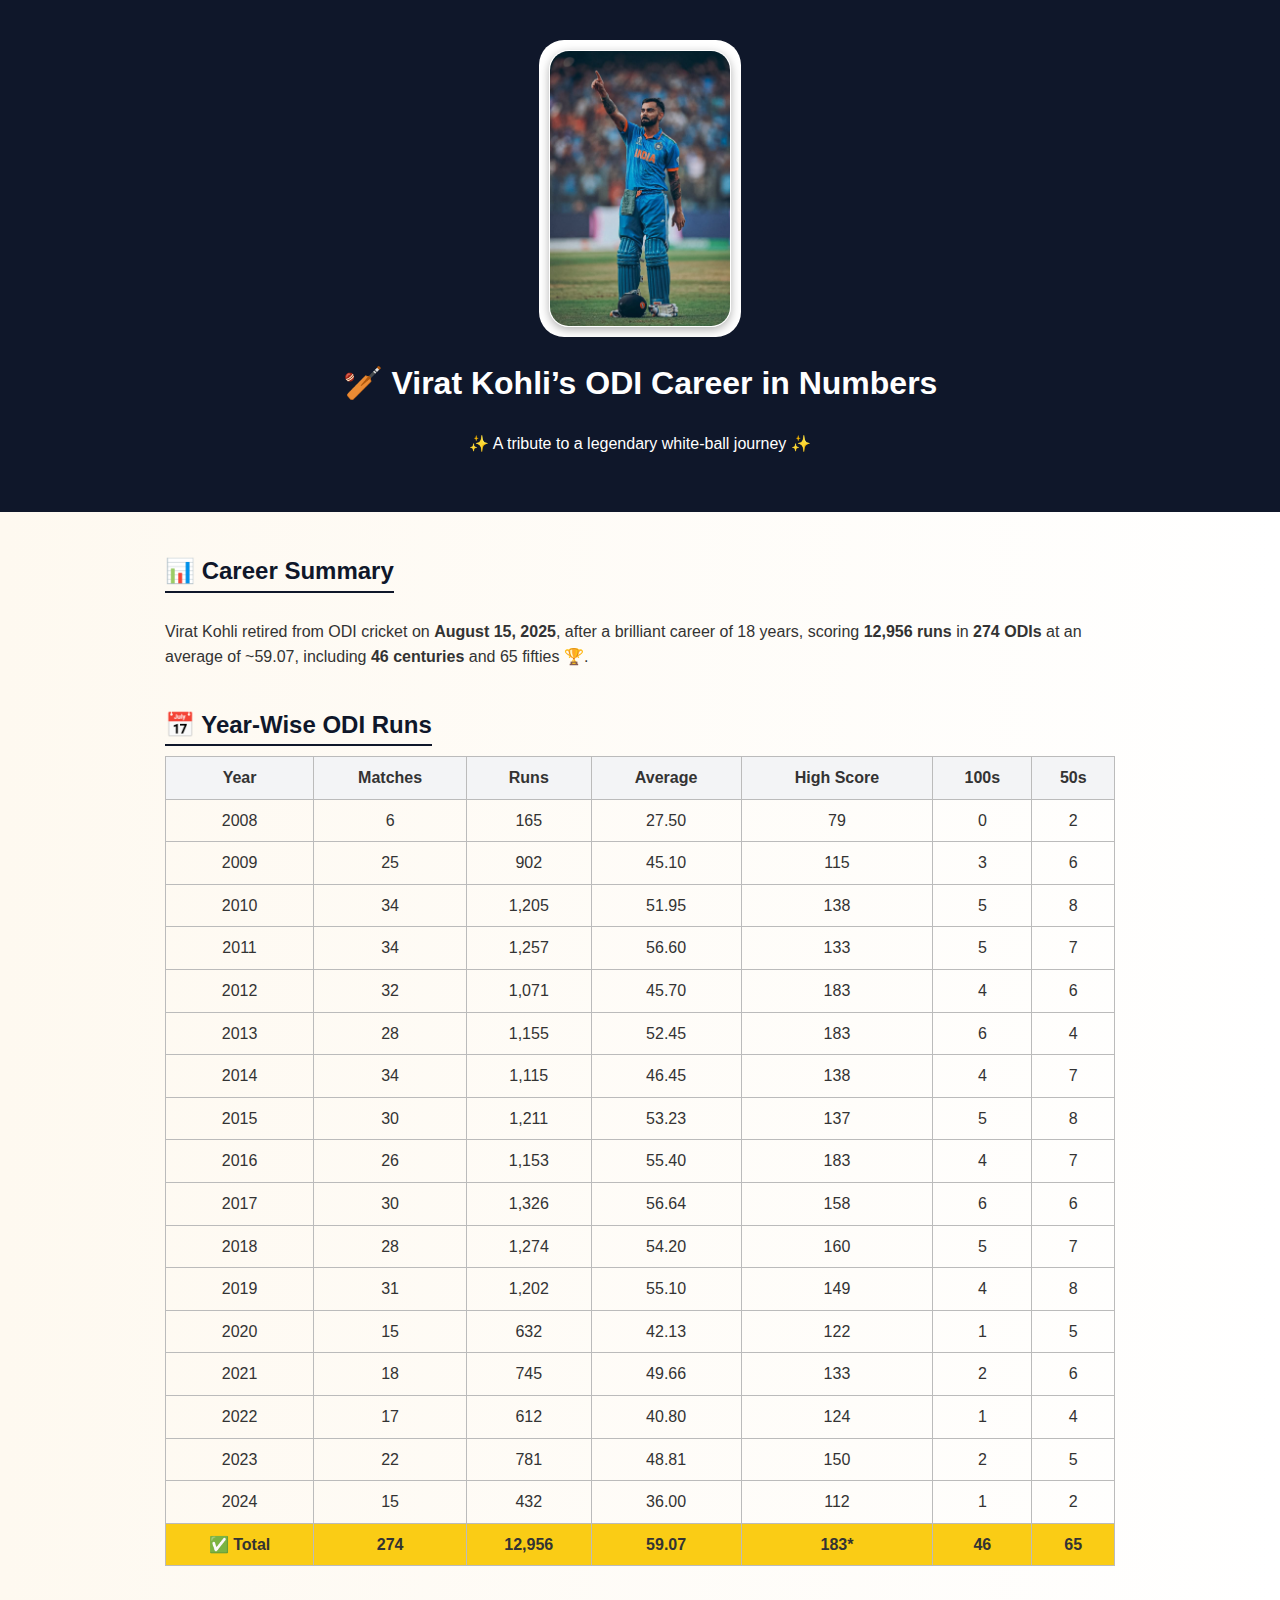
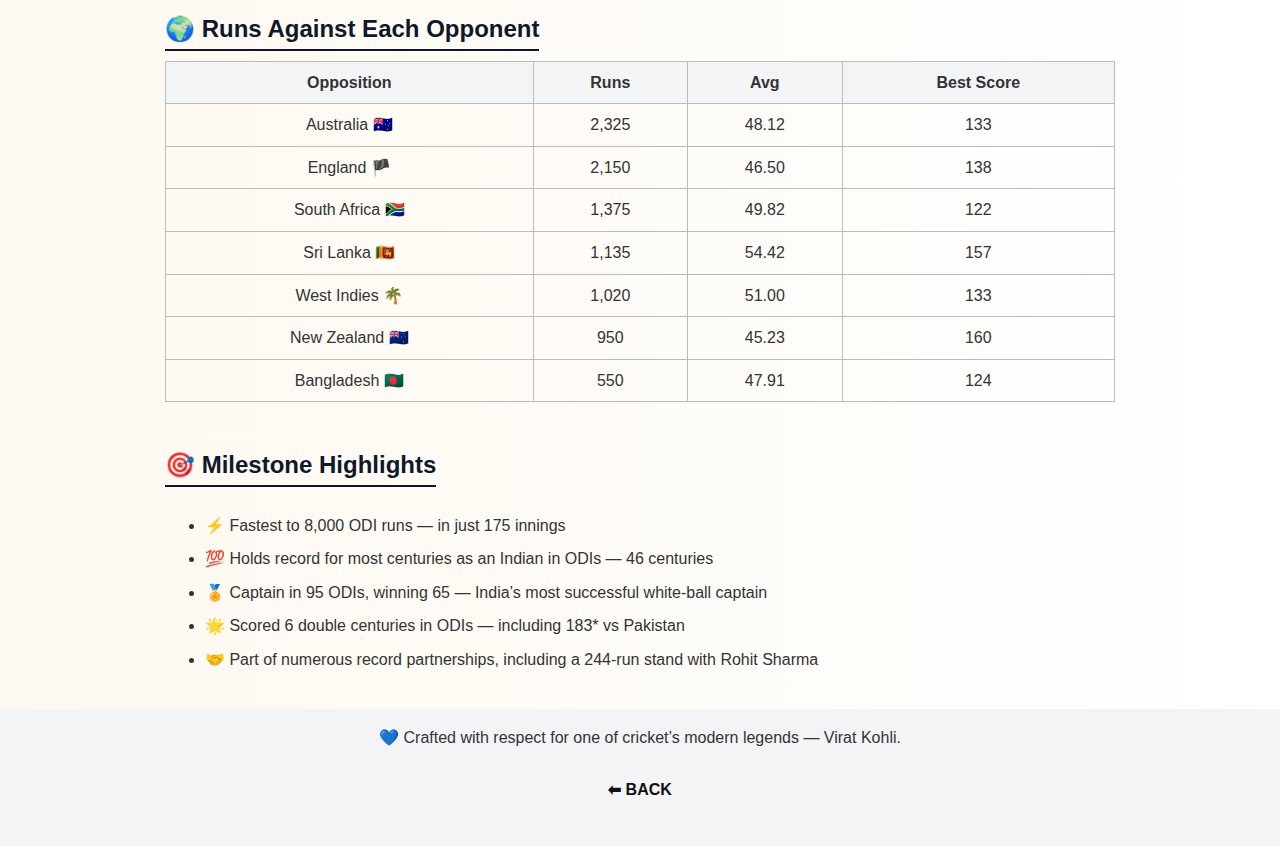
<file: odi.html>
<!DOCTYPE html>
<html lang="en">

<head>
    <meta charset="UTF-8">
    <title>Virat Kohli : ODI Career Highlights</title>
    <style>
        body {
            font-family: 'Segoe UI', Tahoma, Geneva, Verdana, sans-serif;
            line-height: 1.6;
            background: linear-gradient(to right, #fef9f0, #ffffff);
            color: #333;
            margin: 0;
            padding: 0;
        }

        header {
            background-color: #0f172a;
            color: #fff;
            padding: 40px 20px;
            text-align: center;
        }

        section {
            padding: 20px;
            max-width: 950px;
            margin: auto;
        }

        h2 {
            color: #0f172a;
            border-bottom: 2px solid #0f172a;
            display: inline-block;
            margin-bottom: 10px;
        }

        table {
            width: 100%;
            border-collapse: collapse;
            margin-bottom: 24px;
        }

        th,
        td {
            border: 1px solid #bbb;
            padding: 8px;
            text-align: center;
        }

        th {
            background-color: #f3f4f6;
        }

        .highlight {
            background-color: #facc15;
            font-weight: bold;
        }

        .note {
            font-size: 0.9em;
            color: #555;
        }

        ul li {
            margin-bottom: 8px;
        }

        footer {
            text-align: center;
            padding: 16px;
            background-color: #f3f4f6;
        }

        .back-btn {
            display: flex;
            margin: 15px auto;
            padding: 12px 20px;
            text-align: center;
            align-items: center;
            justify-content: center;
            color: #111;
            text-decoration: none;
            font-weight: bold;
            border-radius: 8px;
            
        }
    </style>
</head>

<body>

    <header>
        <div style="display: inline-flex; padding: 10px; background: #ffffff; border-radius: 25px;">
            <img src="Vk2.jpeg" 
                 alt="Virat Kohli" 
                 style="width: 180px; height: auto; border-radius: 20px; border: 1px solid #fff; box-shadow: 0 3px 10px rgba(0,0,0,0.3);">
        </div>
        <h1>🏏 Virat Kohli’s ODI Career in Numbers</h1>
        <p>✨ A tribute to a legendary white-ball journey ✨</p>
    </header>

    <section>
        <h2>📊 Career Summary</h2>
        <p>Virat Kohli retired from ODI cricket on <strong>August 15, 2025</strong>, after a brilliant career of 18 years, scoring <strong>12,956 runs</strong> in <strong>274 ODIs</strong> at an average of ~59.07, including <strong>46 centuries</strong> and 65 fifties 🏆.</p>

        <h2>📅 Year-Wise ODI Runs</h2>
        <table>
            <thead>
                <tr>
                    <th>Year</th>
                    <th>Matches</th>
                    <th>Runs</th>
                    <th>Average</th>
                    <th>High Score</th>
                    <th>100s</th>
                    <th>50s</th>
                </tr>
            </thead>
            <tbody>
                <tr>
                    <td>2008</td>
                    <td>6</td>
                    <td>165</td>
                    <td>27.50</td>
                    <td>79</td>
                    <td>0</td>
                    <td>2</td>
                </tr>
                <tr>
                    <td>2009</td>
                    <td>25</td>
                    <td>902</td>
                    <td>45.10</td>
                    <td>115</td>
                    <td>3</td>
                    <td>6</td>
                </tr>
                <tr>
                    <td>2010</td>
                    <td>34</td>
                    <td>1,205</td>
                    <td>51.95</td>
                    <td>138</td>
                    <td>5</td>
                    <td>8</td>
                </tr>
                <tr>
                    <td>2011</td>
                    <td>34</td>
                    <td>1,257</td>
                    <td>56.60</td>
                    <td>133</td>
                    <td>5</td>
                    <td>7</td>
                </tr>
                <tr>
                    <td>2012</td>
                    <td>32</td>
                    <td>1,071</td>
                    <td>45.70</td>
                    <td>183</td>
                    <td>4</td>
                    <td>6</td>
                </tr>
                <tr>
                    <td>2013</td>
                    <td>28</td>
                    <td>1,155</td>
                    <td>52.45</td>
                    <td>183</td>
                    <td>6</td>
                    <td>4</td>
                </tr>
                <tr>
                    <td>2014</td>
                    <td>34</td>
                    <td>1,115</td>
                    <td>46.45</td>
                    <td>138</td>
                    <td>4</td>
                    <td>7</td>
                </tr>
                <tr>
                    <td>2015</td>
                    <td>30</td>
                    <td>1,211</td>
                    <td>53.23</td>
                    <td>137</td>
                    <td>5</td>
                    <td>8</td>
                </tr>
                <tr>
                    <td>2016</td>
                    <td>26</td>
                    <td>1,153</td>
                    <td>55.40</td>
                    <td>183</td>
                    <td>4</td>
                    <td>7</td>
                </tr>
                <tr>
                    <td>2017</td>
                    <td>30</td>
                    <td>1,326</td>
                    <td>56.64</td>
                    <td>158</td>
                    <td>6</td>
                    <td>6</td>
                </tr>
                <tr>
                    <td>2018</td>
                    <td>28</td>
                    <td>1,274</td>
                    <td>54.20</td>
                    <td>160</td>
                    <td>5</td>
                    <td>7</td>
                </tr>
                <tr>
                    <td>2019</td>
                    <td>31</td>
                    <td>1,202</td>
                    <td>55.10</td>
                    <td>149</td>
                    <td>4</td>
                    <td>8</td>
                </tr>
                <tr>
                    <td>2020</td>
                    <td>15</td>
                    <td>632</td>
                    <td>42.13</td>
                    <td>122</td>
                    <td>1</td>
                    <td>5</td>
                </tr>
                <tr>
                    <td>2021</td>
                    <td>18</td>
                    <td>745</td>
                    <td>49.66</td>
                    <td>133</td>
                    <td>2</td>
                    <td>6</td>
                </tr>
                <tr>
                    <td>2022</td>
                    <td>17</td>
                    <td>612</td>
                    <td>40.80</td>
                    <td>124</td>
                    <td>1</td>
                    <td>4</td>
                </tr>
                <tr>
                    <td>2023</td>
                    <td>22</td>
                    <td>781</td>
                    <td>48.81</td>
                    <td>150</td>
                    <td>2</td>
                    <td>5</td>
                </tr>
                <tr>
                    <td>2024</td>
                    <td>15</td>
                    <td>432</td>
                    <td>36.00</td>
                    <td>112</td>
                    <td>1</td>
                    <td>2</td>
                </tr>
                <tr class="highlight">
                    <td>✅ Total</td>
                    <td>274</td>
                    <td>12,956</td>
                    <td>59.07</td>
                    <td>183*</td>
                    <td>46</td>
                    <td>65</td>
                </tr>
            </tbody>
        </table>
        

        <h2>🌍 Runs Against Each Opponent</h2>
        <table>
            <thead>
                <tr>
                    <th>Opposition</th>
                    <th>Runs</th>
                    <th>Avg</th>
                    <th>Best Score</th>
                </tr>
            </thead>
            <tbody>
                <tr>
                    <td>Australia 🇦🇺</td>
                    <td>2,325</td>
                    <td>48.12</td>
                    <td>133</td>
                </tr>
                <tr>
                    <td>England 🏴</td>
                    <td>2,150</td>
                    <td>46.50</td>
                    <td>138</td>
                </tr>
                <tr>
                    <td>South Africa 🇿🇦</td>
                    <td>1,375</td>
                    <td>49.82</td>
                    <td>122</td>
                </tr>
                <tr>
                    <td>Sri Lanka 🇱🇰</td>
                    <td>1,135</td>
                    <td>54.42</td>
                    <td>157</td>
                </tr>
                <tr>
                    <td>West Indies 🌴</td>
                    <td>1,020</td>
                    <td>51.00</td>
                    <td>133</td>
                </tr>
                <tr>
                    <td>New Zealand 🇳🇿</td>
                    <td>950</td>
                    <td>45.23</td>
                    <td>160</td>
                </tr>
                <tr>
                    <td>Bangladesh 🇧🇩</td>
                    <td>550</td>
                    <td>47.91</td>
                    <td>124</td>
                </tr>
            </tbody>
        </table>
        
        <h2>🎯 Milestone Highlights</h2>
        <ul>
            <li>⚡ Fastest to 8,000 ODI runs — in just 175 innings</li>
            <li>💯 Holds record for most centuries as an Indian in ODIs — 46 centuries</li>
            <li>🏅 Captain in 95 ODIs, winning 65 — India’s most successful white-ball captain</li>
            <li>🌟 Scored 6 double centuries in ODIs — including 183* vs Pakistan</li>
            <li>🤝 Part of numerous record partnerships, including a 244-run stand with Rohit Sharma</li>
        </ul>
    </section>

    <footer>
        💙 Crafted with respect for one of cricket’s modern legends — Virat Kohli.
        <a href="index.html" class="back-btn">⬅ BACK </a>
    </footer>

</body>

</html>
</file>
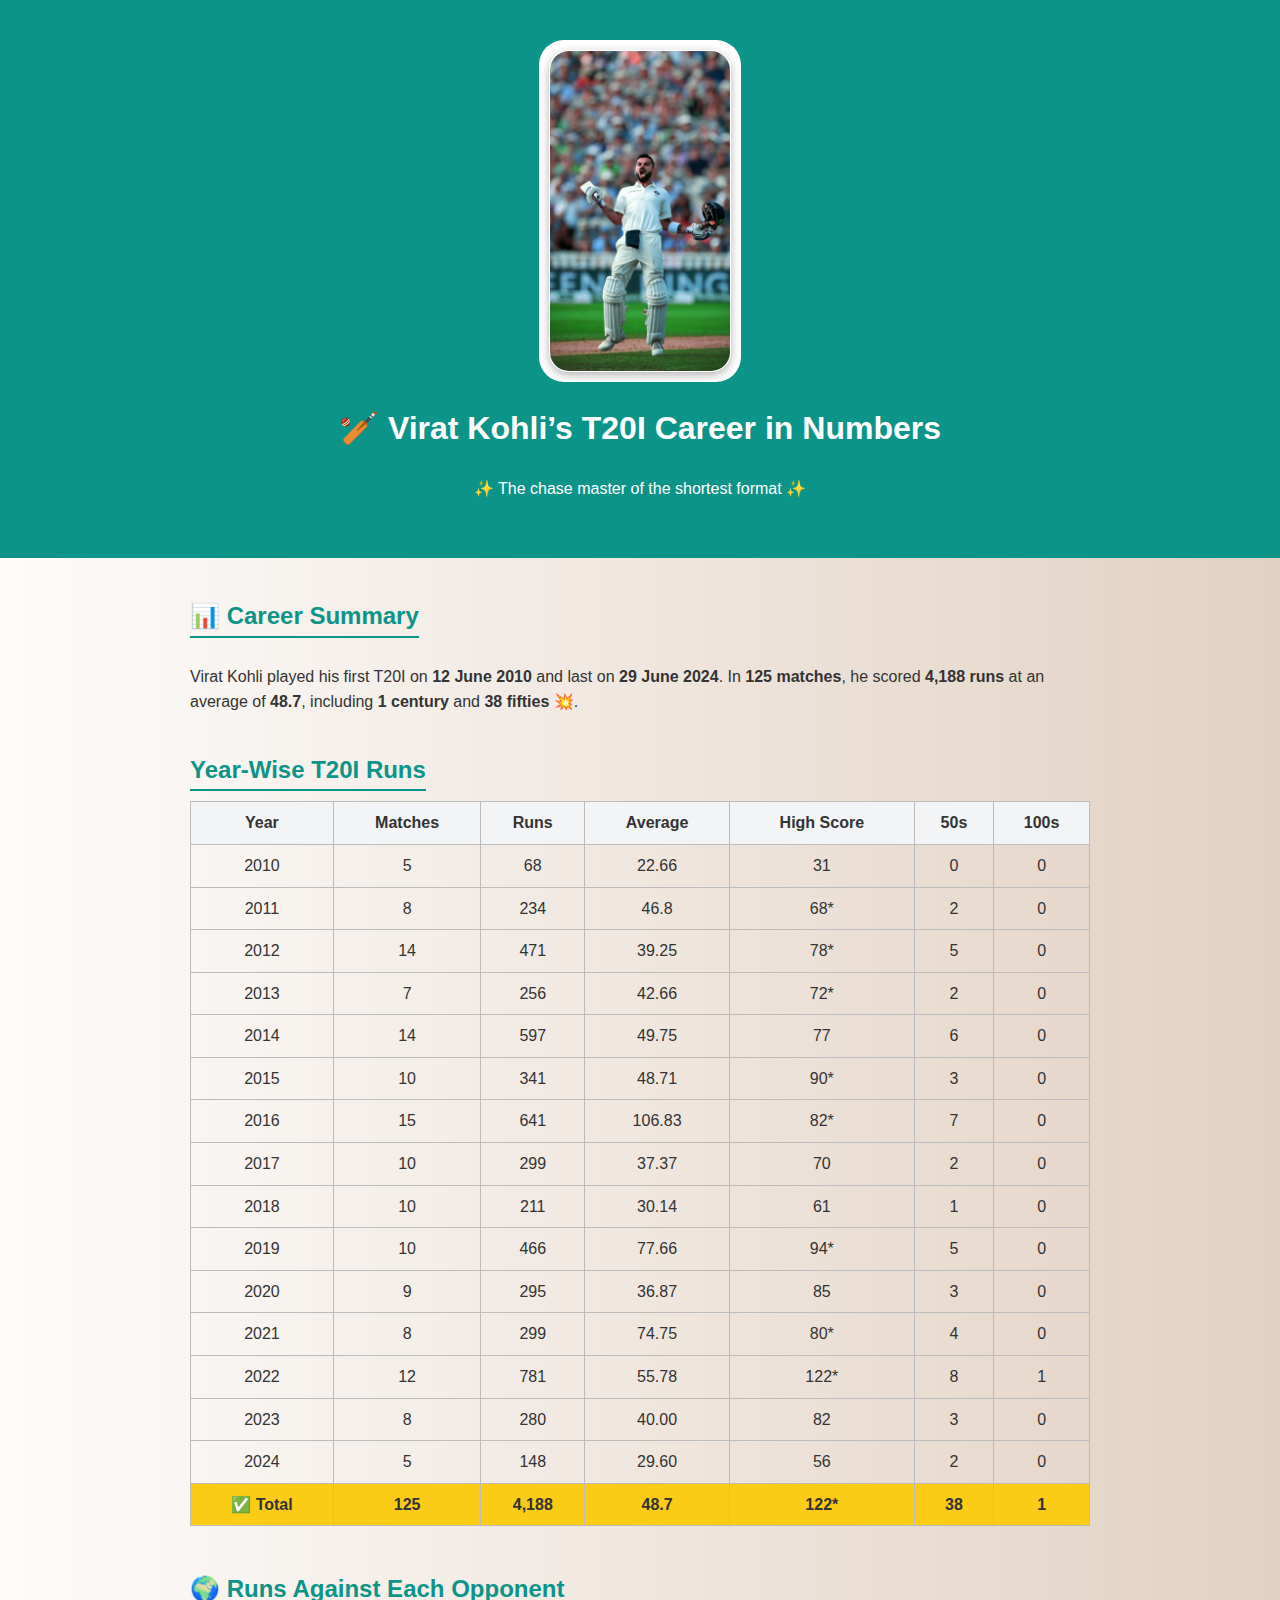
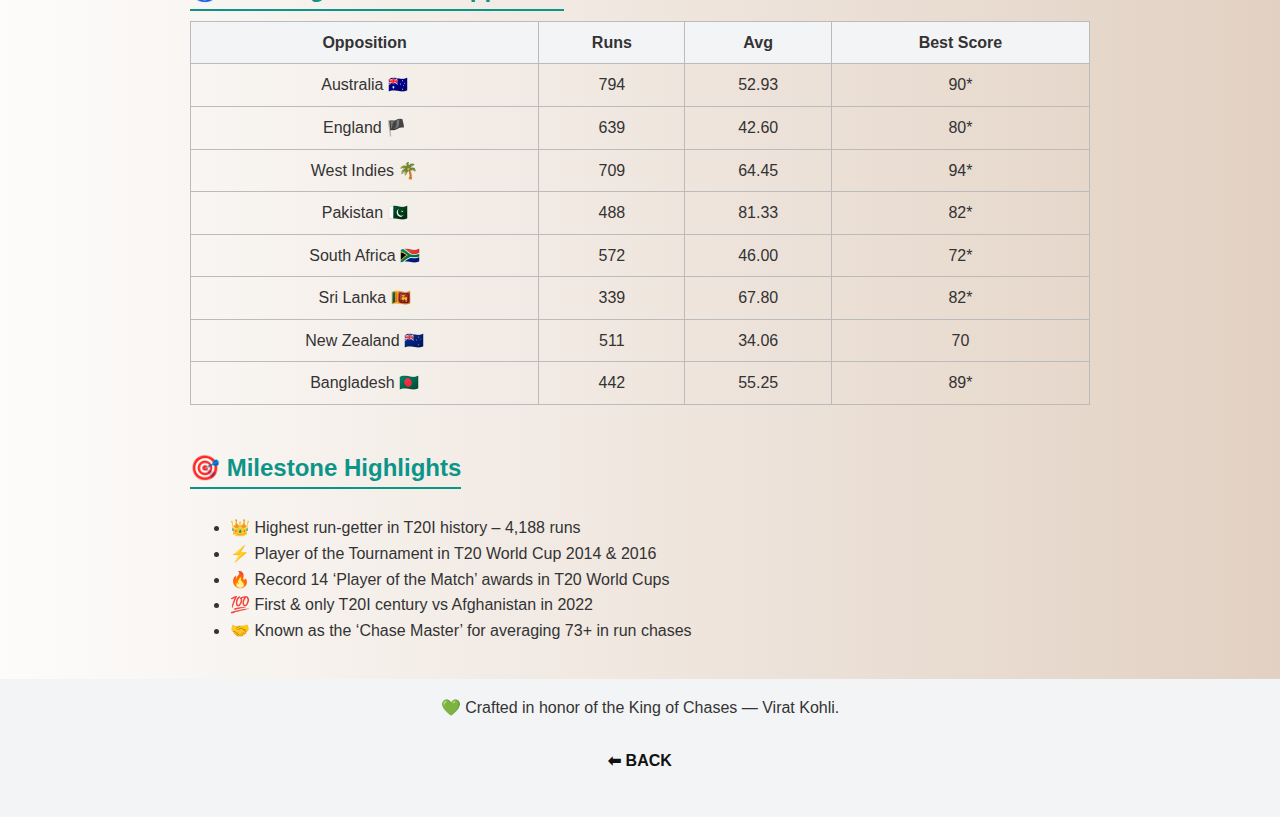
<file: t20i.html>
<!DOCTYPE html>
<html lang="en">

<head>
    <meta charset="UTF-8">
    <title>Virat Kohli – T20I Career Highlights</title>
    <style>
        body {
            font-family: 'Segoe UI', Tahoma, Geneva, Verdana, sans-serif;
            line-height: 1.6;
            background: linear-gradient(to right, #fdfcfb, #e2d1c3);
            color: #333;
            margin: 0;
            padding: 0;
        }

        header {
            background-color: #0d9488;
            color: #fff;
            padding: 40px 20px;
            text-align: center;
        }

        section {
            padding: 20px;
            max-width: 900px;
            margin: auto;
        }

        h2 {
            color: #0d9488;
            border-bottom: 2px solid #0d9488;
            display: inline-block;
            margin-bottom: 10px;
        }

        table {
            width: 100%;
            border-collapse: collapse;
            margin-bottom: 24px;
        }

        th,
        td {
            border: 1px solid #bbb;
            padding: 8px;
            text-align: center;
        }

        th {
            background-color: #f3f4f6;
        }

        .highlight {
            background-color: #facc15;
            font-weight: bold;
        }

        .note {
            font-size: 0.9em;
            color: #555;
        }

        footer {
            text-align: center;
            padding: 16px;
            background-color: #f3f4f6;
        }
    </style>
</head>

<body>

    <header>
        <div style="display: inline-flex; padding: 10px; background: #ffffff; border-radius: 25px;">
            <img src="Vk.jpeg" alt="Virat Kohli" 
                 style="width: 180px; height: auto; border-radius: 20px; border: 1px solid #fff; box-shadow: 0 3px 10px rgba(0,0,0,0.3);">
        </div>
        <h1>🏏 Virat Kohli’s T20I Career in Numbers</h1>
        <p>✨ The chase master of the shortest format ✨</p>
    </header>

    <section>
        <h2>📊 Career Summary</h2>
        <p>Virat Kohli played his first T20I on <strong>12 June 2010</strong> and last on <strong>29 June 2024</strong>.
            In <strong>125 matches</strong>, he scored <strong>4,188 runs</strong> at an average of <strong>48.7</strong>,
            including <strong>1 century</strong> and <strong>38 fifties</strong> 💥.</p>

        <h2>Year-Wise T20I Runs</h2>
        <table>
            <thead>
                <tr>
                    <th>Year</th>
                    <th>Matches</th>
                    <th>Runs</th>
                    <th>Average</th>
                    <th>High Score</th>
                    <th>50s</th>
                    <th>100s</th>
                </tr>
            </thead>
            <tbody>
                <tr><td>2010</td><td>5</td><td>68</td><td>22.66</td><td>31</td><td>0</td><td>0</td></tr>
                <tr><td>2011</td><td>8</td><td>234</td><td>46.8</td><td>68*</td><td>2</td><td>0</td></tr>
                <tr><td>2012</td><td>14</td><td>471</td><td>39.25</td><td>78*</td><td>5</td><td>0</td></tr>
                <tr><td>2013</td><td>7</td><td>256</td><td>42.66</td><td>72*</td><td>2</td><td>0</td></tr>
                <tr><td>2014</td><td>14</td><td>597</td><td>49.75</td><td>77</td><td>6</td><td>0</td></tr>
                <tr><td>2015</td><td>10</td><td>341</td><td>48.71</td><td>90*</td><td>3</td><td>0</td></tr>
                <tr><td>2016</td><td>15</td><td>641</td><td>106.83</td><td>82*</td><td>7</td><td>0</td></tr>
                <tr><td>2017</td><td>10</td><td>299</td><td>37.37</td><td>70</td><td>2</td><td>0</td></tr>
                <tr><td>2018</td><td>10</td><td>211</td><td>30.14</td><td>61</td><td>1</td><td>0</td></tr>
                <tr><td>2019</td><td>10</td><td>466</td><td>77.66</td><td>94*</td><td>5</td><td>0</td></tr>
                <tr><td>2020</td><td>9</td><td>295</td><td>36.87</td><td>85</td><td>3</td><td>0</td></tr>
                <tr><td>2021</td><td>8</td><td>299</td><td>74.75</td><td>80*</td><td>4</td><td>0</td></tr>
                <tr><td>2022</td><td>12</td><td>781</td><td>55.78</td><td>122*</td><td>8</td><td>1</td></tr>
                <tr><td>2023</td><td>8</td><td>280</td><td>40.00</td><td>82</td><td>3</td><td>0</td></tr>
                <tr><td>2024</td><td>5</td><td>148</td><td>29.60</td><td>56</td><td>2</td><td>0</td></tr>
                <tr class="highlight">
                    <td>✅ Total</td>
                    <td>125</td>
                    <td>4,188</td>
                    <td>48.7</td>
                    <td>122*</td>
                    <td>38</td>
                    <td>1</td>
                </tr>
            </tbody>
        </table>

        <h2>🌍 Runs Against Each Opponent</h2>
        <table>
            <thead>
                <tr>
                    <th>Opposition</th>
                    <th>Runs</th>
                    <th>Avg</th>
                    <th>Best Score</th>
                </tr>
            </thead>
            <tbody>
                <tr><td>Australia 🇦🇺</td><td>794</td><td>52.93</td><td>90*</td></tr>
                <tr><td>England 🏴</td><td>639</td><td>42.60</td><td>80*</td></tr>
                <tr><td>West Indies 🌴</td><td>709</td><td>64.45</td><td>94*</td></tr>
                <tr><td>Pakistan 🇵🇰</td><td>488</td><td>81.33</td><td>82*</td></tr>
                <tr><td>South Africa 🇿🇦</td><td>572</td><td>46.00</td><td>72*</td></tr>
                <tr><td>Sri Lanka 🇱🇰</td><td>339</td><td>67.80</td><td>82*</td></tr>
                <tr><td>New Zealand 🇳🇿</td><td>511</td><td>34.06</td><td>70</td></tr>
                <tr><td>Bangladesh 🇧🇩</td><td>442</td><td>55.25</td><td>89*</td></tr>
            </tbody>
        </table>
       

        <h2>🎯 Milestone Highlights</h2>
        <ul>
            <li>👑 Highest run-getter in T20I history – 4,188 runs</li>
            <li>⚡ Player of the Tournament in T20 World Cup 2014 & 2016</li>
            <li>🔥 Record 14 ‘Player of the Match’ awards in T20 World Cups</li>
            <li>💯 First & only T20I century vs Afghanistan in 2022</li>
            <li>🤝 Known as the ‘Chase Master’ for averaging 73+ in run chases</li>
        </ul>

    </section>

    

    <footer>
        💚 Crafted in honor of the King of Chases — Virat Kohli.
        <!-- Back Button -->
    <a href="index.html" class="back-btn">⬅ BACK </a>



    <style>
        .back-btn {
            display: flex;
            margin: 15px;
            padding: 12px 18px;
            text-align: center;
            align-items: center;
            justify-content: center;
            color: #111;
            text-decoration: none;
            font-weight: bold;
            border-radius: 8px;

        }
    </style>
    </footer>

</body>

</html>
</file>
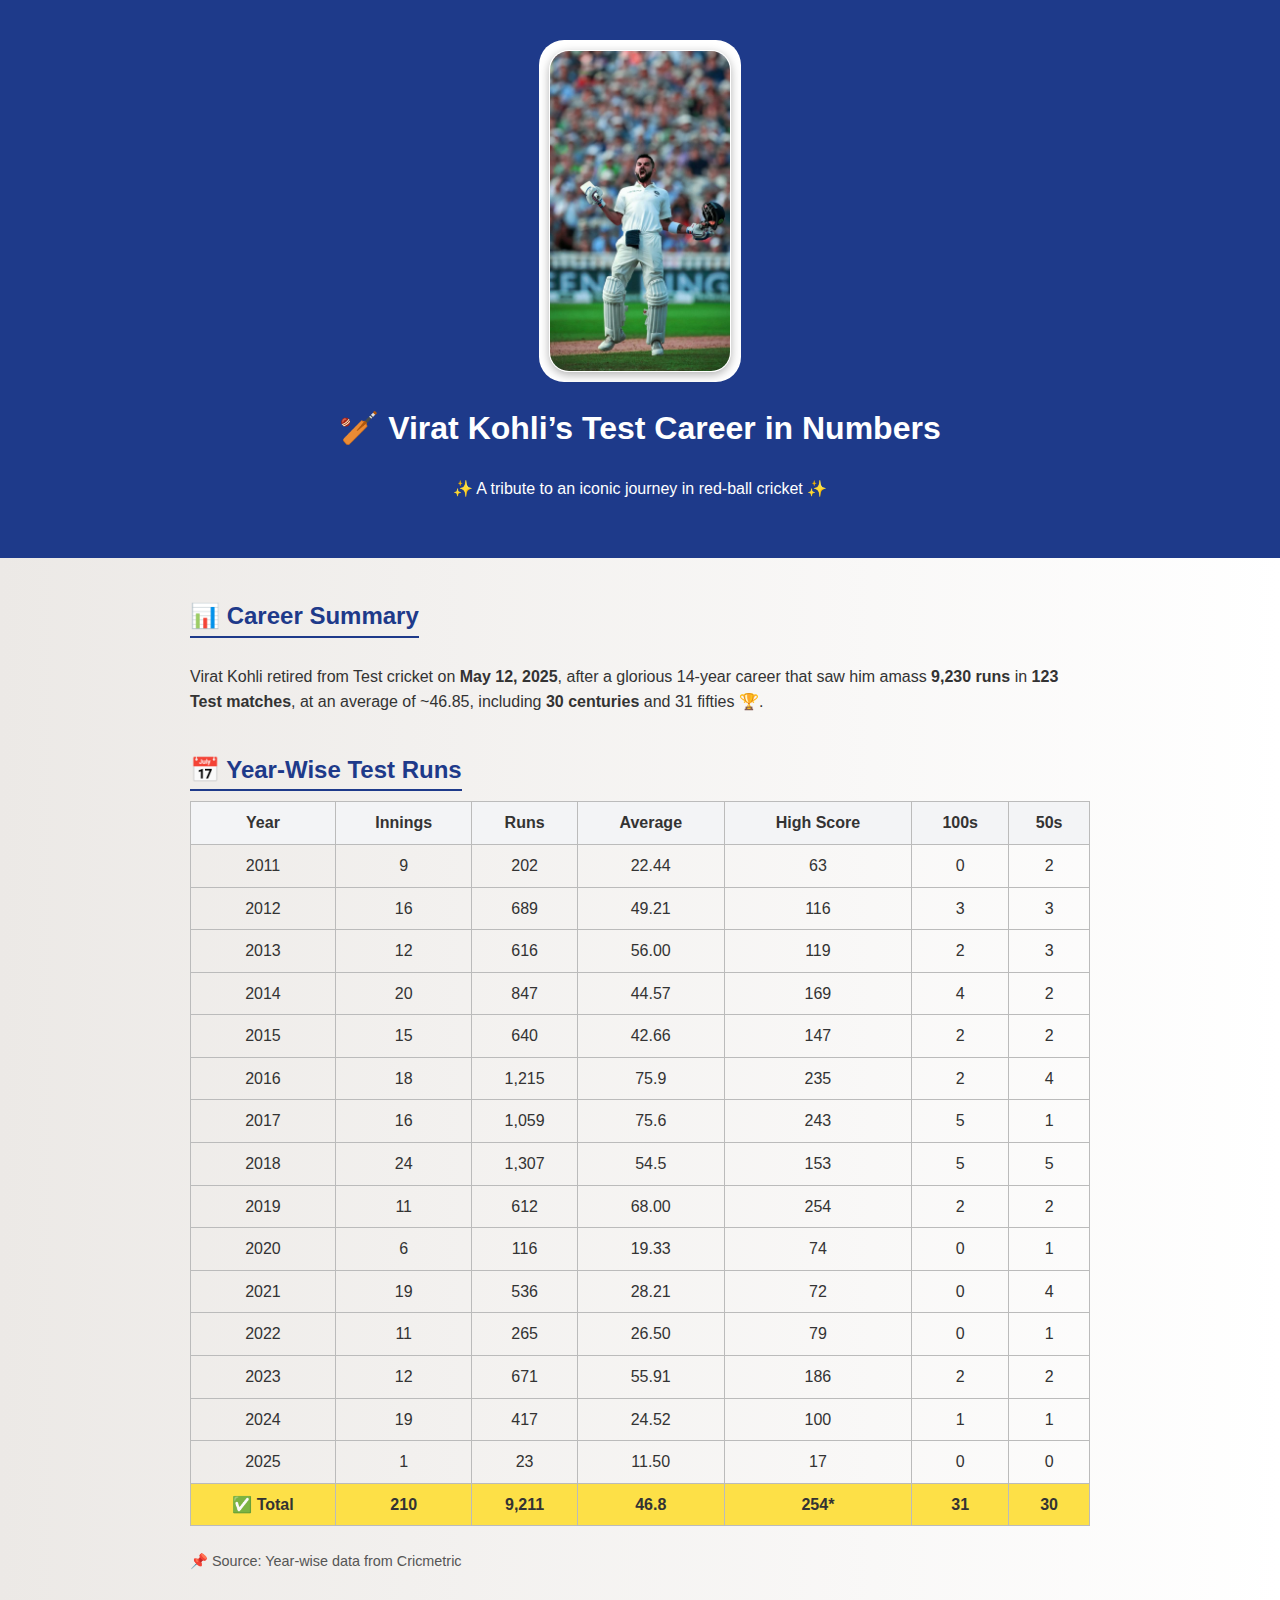
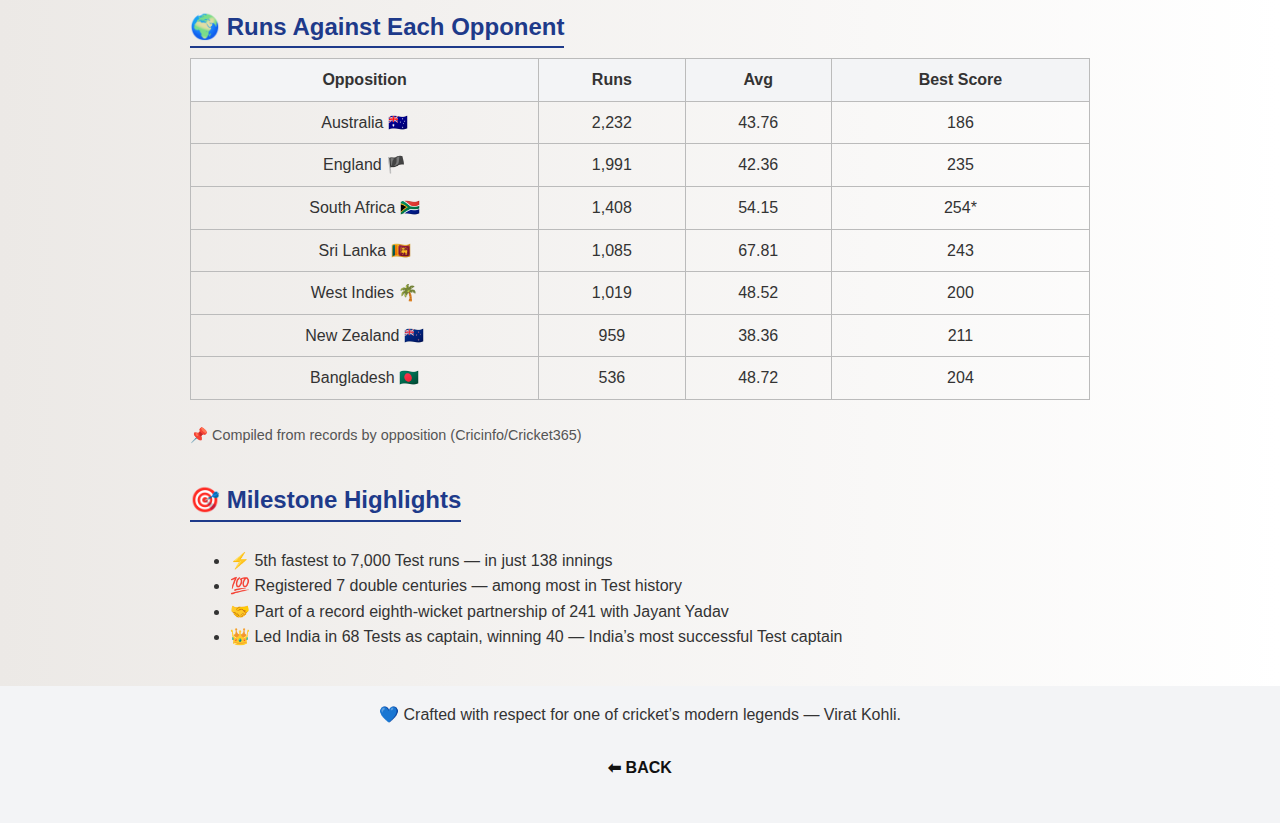
<file: test.html>
<!DOCTYPE html>
<html lang="en">

<head>
    <meta charset="UTF-8">
    <title>Virat Kohli – Test Career Highlights</title>
    <style>
        body {
            font-family: 'Segoe UI', Tahoma, Geneva, Verdana, sans-serif;
            line-height: 1.6;
            background: linear-gradient(to right, #ece9e6, #ffffff);
            color: #333;
            margin: 0;
            padding: 0;
        }

        header {
            background-color: #1e3a8a;
            color: #fff;
            padding: 40px 20px;
            text-align: center;
        }

        section {
            padding: 20px;
            max-width: 900px;
            margin: auto;
        }

        h2 {
            color: #1e3a8a;
            border-bottom: 2px solid #1e3a8a;
            display: inline-block;
            margin-bottom: 10px;
        }

        table {
            width: 100%;
            border-collapse: collapse;
            margin-bottom: 24px;
        }

        th,
        td {
            border: 1px solid #bbb;
            padding: 8px;
            text-align: center;
        }

        th {
            background-color: #f3f4f6;
        }

        .highlight {
            background-color: #fde047;
            font-weight: bold;
        }

        .note {
            font-size: 0.9em;
            color: #555;
        }

        footer {
            text-align: center;
            padding: 16px;
            background-color: #f3f4f6;
        }
    </style>
</head>

<body>

    <header>
        <div style="display: inline-flex; padding: 10px; background: #ffffff; border-radius: 25px;">
        <img src="Vk1.jpeg" 
             alt="Virat Kohli" 
             style="width: 180px; height: auto; border-radius: 20px; border: 1px solid #fff; box-shadow: 0 3px 10px rgba(0,0,0,0.3);">
    </div>
        <h1>🏏 Virat Kohli’s Test Career in Numbers</h1>
        <p>✨ A tribute to an iconic journey in red-ball cricket ✨</p>
    </header>

    <section>
        <h2>📊 Career Summary</h2>
        <p>Virat Kohli retired from Test cricket on <strong>May 12, 2025</strong>, after a glorious 14-year career that
            saw him amass <strong>9,230 runs</strong> in <strong>123 Test matches</strong>, at an average of ~46.85,
            including <strong>30 centuries</strong> and 31 fifties 🏆.</p>

        <h2>📅 Year-Wise Test Runs</h2>
        <table>
            <thead>
                <tr>
                    <th>Year</th>
                    <th>Innings</th>
                    <th>Runs</th>
                    <th>Average</th>
                    <th>High Score</th>
                    <th>100s</th>
                    <th>50s</th>
                </tr>
            </thead>
            <tbody>
                <!-- All years unchanged -->
                <tr>
                    <td>2011</td>
                    <td>9</td>
                    <td>202</td>
                    <td>22.44</td>
                    <td>63</td>
                    <td>0</td>
                    <td>2</td>
                </tr>
                <tr>
                    <td>2012</td>
                    <td>16</td>
                    <td>689</td>
                    <td>49.21</td>
                    <td>116</td>
                    <td>3</td>
                    <td>3</td>
                </tr>
                <tr>
                    <td>2013</td>
                    <td>12</td>
                    <td>616</td>
                    <td>56.00</td>
                    <td>119</td>
                    <td>2</td>
                    <td>3</td>
                </tr>
                <tr>
                    <td>2014</td>
                    <td>20</td>
                    <td>847</td>
                    <td>44.57</td>
                    <td>169</td>
                    <td>4</td>
                    <td>2</td>
                </tr>
                <tr>
                    <td>2015</td>
                    <td>15</td>
                    <td>640</td>
                    <td>42.66</td>
                    <td>147</td>
                    <td>2</td>
                    <td>2</td>
                </tr>
                <tr>
                    <td>2016</td>
                    <td>18</td>
                    <td>1,215</td>
                    <td>75.9</td>
                    <td>235</td>
                    <td>2</td>
                    <td>4</td>
                </tr>
                <tr>
                    <td>2017</td>
                    <td>16</td>
                    <td>1,059</td>
                    <td>75.6</td>
                    <td>243</td>
                    <td>5</td>
                    <td>1</td>
                </tr>
                <tr>
                    <td>2018</td>
                    <td>24</td>
                    <td>1,307</td>
                    <td>54.5</td>
                    <td>153</td>
                    <td>5</td>
                    <td>5</td>
                </tr>
                <tr>
                    <td>2019</td>
                    <td>11</td>
                    <td>612</td>
                    <td>68.00</td>
                    <td>254</td>
                    <td>2</td>
                    <td>2</td>
                </tr>
                <tr>
                    <td>2020</td>
                    <td>6</td>
                    <td>116</td>
                    <td>19.33</td>
                    <td>74</td>
                    <td>0</td>
                    <td>1</td>
                </tr>
                <tr>
                    <td>2021</td>
                    <td>19</td>
                    <td>536</td>
                    <td>28.21</td>
                    <td>72</td>
                    <td>0</td>
                    <td>4</td>
                </tr>
                <tr>
                    <td>2022</td>
                    <td>11</td>
                    <td>265</td>
                    <td>26.50</td>
                    <td>79</td>
                    <td>0</td>
                    <td>1</td>
                </tr>
                <tr>
                    <td>2023</td>
                    <td>12</td>
                    <td>671</td>
                    <td>55.91</td>
                    <td>186</td>
                    <td>2</td>
                    <td>2</td>
                </tr>
                <tr>
                    <td>2024</td>
                    <td>19</td>
                    <td>417</td>
                    <td>24.52</td>
                    <td>100</td>
                    <td>1</td>
                    <td>1</td>
                </tr>
                <tr>
                    <td>2025</td>
                    <td>1</td>
                    <td>23</td>
                    <td>11.50</td>
                    <td>17</td>
                    <td>0</td>
                    <td>0</td>
                </tr>

                <tr class="highlight">
                    <td>✅ Total</td>
                    <td>210</td>
                    <td>9,211</td>
                    <td>46.8</td>
                    <td>254*</td>
                    <td>31</td>
                    <td>30</td>
                </tr>
            </tbody>
        </table>
        <p class="note">📌 Source: Year-wise data from Cricmetric</p>

        <h2>🌍 Runs Against Each Opponent</h2>
        <table>
            <thead>
                <tr>
                    <th>Opposition</th>
                    <th>Runs</th>
                    <th>Avg</th>
                    <th>Best Score</th>
                </tr>
            </thead>
            <tbody>
                <tr>
                    <td>Australia 🇦🇺</td>
                    <td>2,232</td>
                    <td>43.76</td>
                    <td>186</td>
                </tr>
                <tr>
                    <td>England 🏴</td>
                    <td>1,991</td>
                    <td>42.36</td>
                    <td>235</td>
                </tr>
                <tr>
                    <td>South Africa 🇿🇦</td>
                    <td>1,408</td>
                    <td>54.15</td>
                    <td>254*</td>
                </tr>
                <tr>
                    <td>Sri Lanka 🇱🇰</td>
                    <td>1,085</td>
                    <td>67.81</td>
                    <td>243</td>
                </tr>
                <tr>
                    <td>West Indies 🌴</td>
                    <td>1,019</td>
                    <td>48.52</td>
                    <td>200</td>
                </tr>
                <tr>
                    <td>New Zealand 🇳🇿</td>
                    <td>959</td>
                    <td>38.36</td>
                    <td>211</td>
                </tr>
                <tr>
                    <td>Bangladesh 🇧🇩</td>
                    <td>536</td>
                    <td>48.72</td>
                    <td>204</td>
                </tr>
            </tbody>
        </table>
        <p class="note">📌 Compiled from records by opposition (Cricinfo/Cricket365)</p>

        <h2>🎯 Milestone Highlights</h2>
        <ul>
            <li>⚡ 5th fastest to 7,000 Test runs — in just 138 innings</li>
            <li>💯 Registered 7 double centuries — among most in Test history</li>
            <li>🤝 Part of a record eighth-wicket partnership of 241 with Jayant Yadav</li>
            <li>👑 Led India in 68 Tests as captain, winning 40 — India’s most successful Test captain</li>
        </ul>

    </section>

    <footer>
        💙 Crafted with respect for one of cricket’s modern legends — Virat Kohli.
        <!-- Back Button -->
    <a href="index.html" class="back-btn">⬅ BACK </a>



    <style>
        .back-btn {
            display: flex;
            margin: 15px;
            padding: 12px 18px;
            text-align: center;
            align-items: center;
            justify-content: center;
            color: #111;
            text-decoration: none;
            font-weight: bold;
            border-radius: 8px;

        }
    </style>
    </footer>

    

</body>

</html>
</file>
<file: styles.css>
:root {
    --font-family: 'Poppins', sans-serif;
    --line-height: 1.6;
    --background-color: #ffe4c4;
    --text-color: #222;
    --link-color: #00c4ba;
}

body {
    margin: 0;
    font-family: 'Poppins', sans-serif;
    line-height: 1.6;
    background-color: #fafafa;
}

/* Navbar */
nav {
    display: flex;
    justify-content: center;
    background-color: #111;
    padding: 1rem 2rem;
    text-align: center;
}

nav .left a {
    color: #fff;
    text-decoration: none;
    font-size: 1.2rem;
    font-weight: bold;
}

/* Headshot Image */
.headshot {
    display: flex;
    justify-content: center;
    align-items: center;
    margin: 2rem 0;
}

.headshot img {
    width: 400px;
    height: auto;
    border-radius: 10%;
    box-shadow: 0px 4px 15px rgba(0, 0, 0, 0.2);
}

/* Section links */
.links {
    text-align: center;
    margin: 1.5rem 0;
}

.links .btn {
    display: center;
    align-items: center;
    gap: 20px;
    font-size: 1.1rem;
    padding: 12px 18px;
    background: var(--link-color);

    border-radius: 30px;
    text-decoration: none;
    transition: 0.1s;
    color: black;
}

.links2 {
    text-align: left;
    margin: 30px;
}

.links2 .btn {

    align-items: left;
    gap: 20px;
    font-size: 1.1rem;
    padding: 12px 10px;
    background-color: var(--link-color);

    border-radius: 30px;
    text-decoration: none;
    transition: 0.1s;
    color: black;
}



/* Hero Section */
.hero {
    padding: 20px;
    margin: 20px;

}

.hero h2 {
    font-size: 2rem;
    margin-bottom: 1rem;
    color: #c40000;
    background-color: #D1D1C8;
    padding: 15px;
    border-radius: 30px;
}

.hero p {
    font-size: 1rem;
    color: #444;
    margin: 30px;
}




/* Key Points */
.keypoints {
    padding: 2rem 10%;
    border-radius: 12px;
    box-shadow: 0px 4px 12px rgba(0, 0, 0, 0.1);
    max-width: 800px;
}

.keypoints h3 {
    font-size: 1.5rem;
    color: #222;
}

div.formats {
    padding: 1rem 2rem;
    border: 1px solid #eee;
    border-radius: 8px;
    background-color: #fff;
    box-shadow: 0px 4px 12px rgba(0, 0, 0, 0.1);
    margin: 1rem 0;
}
</file>
